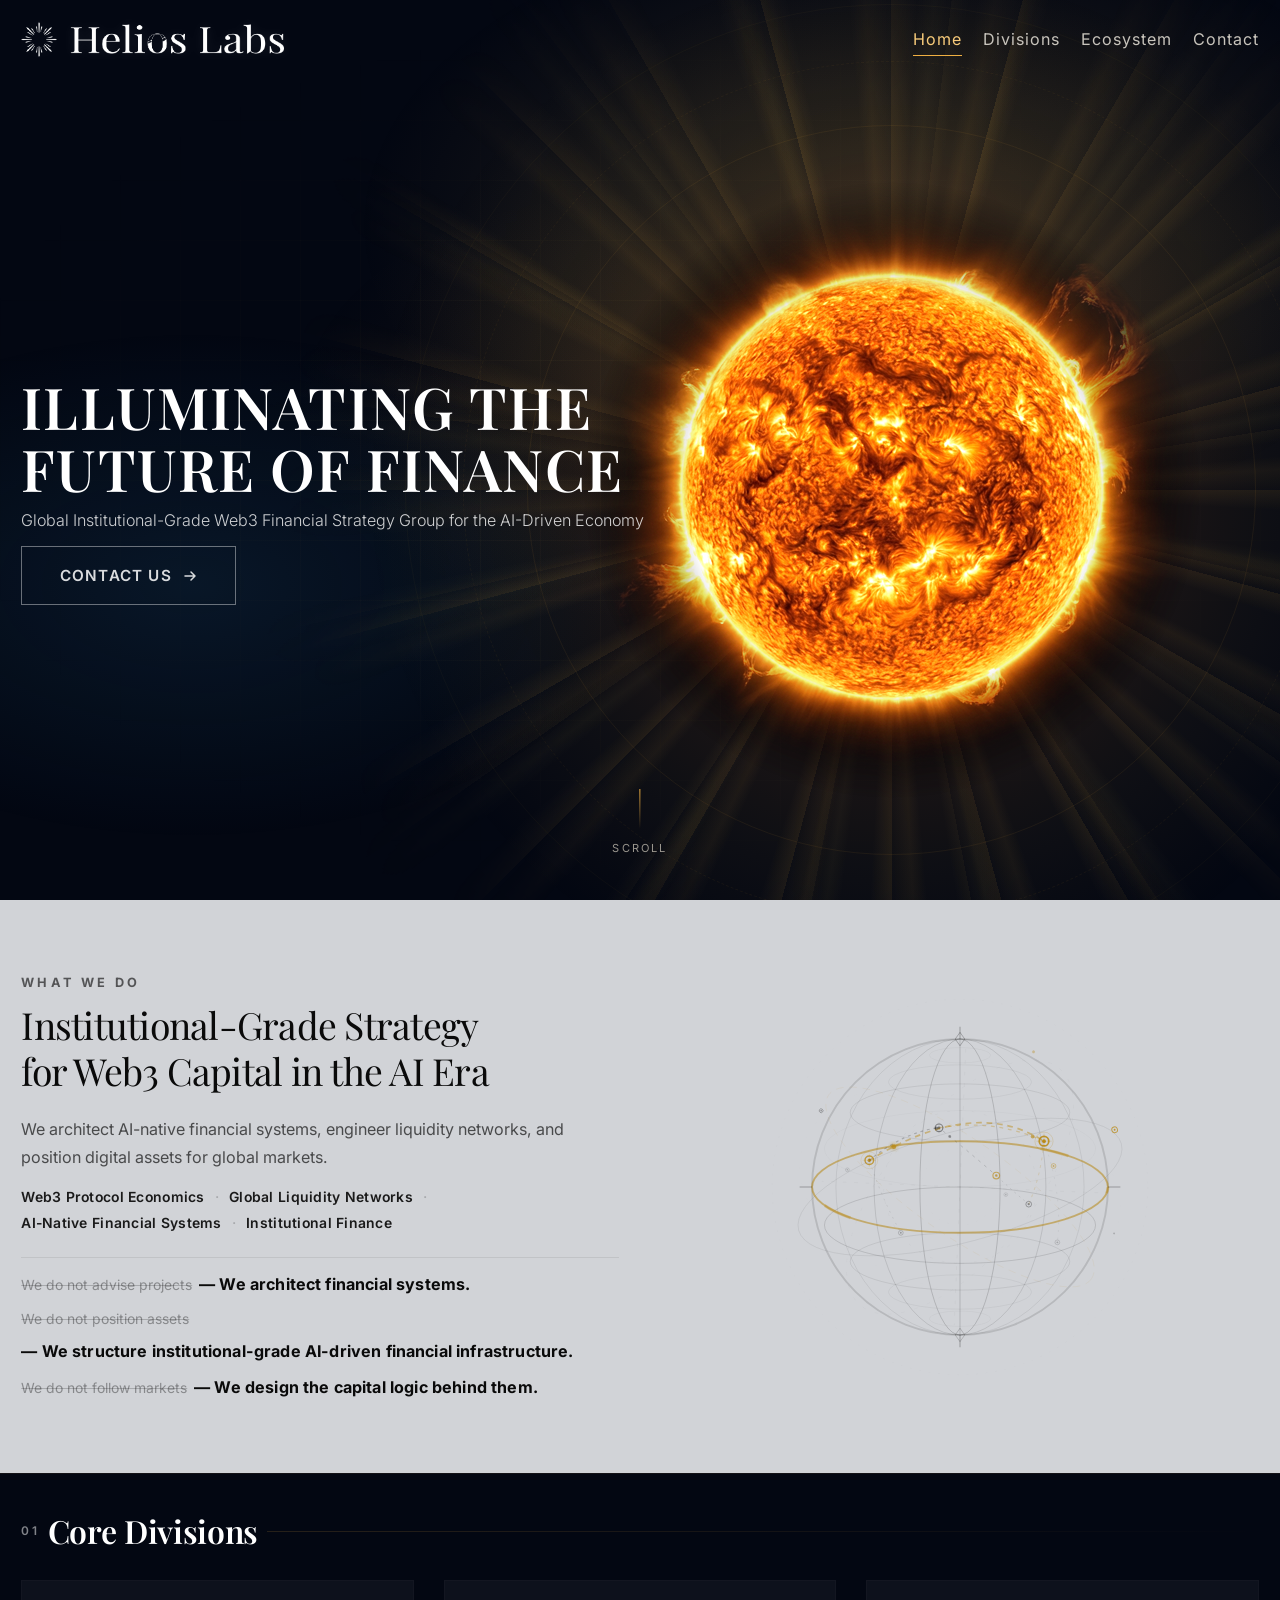
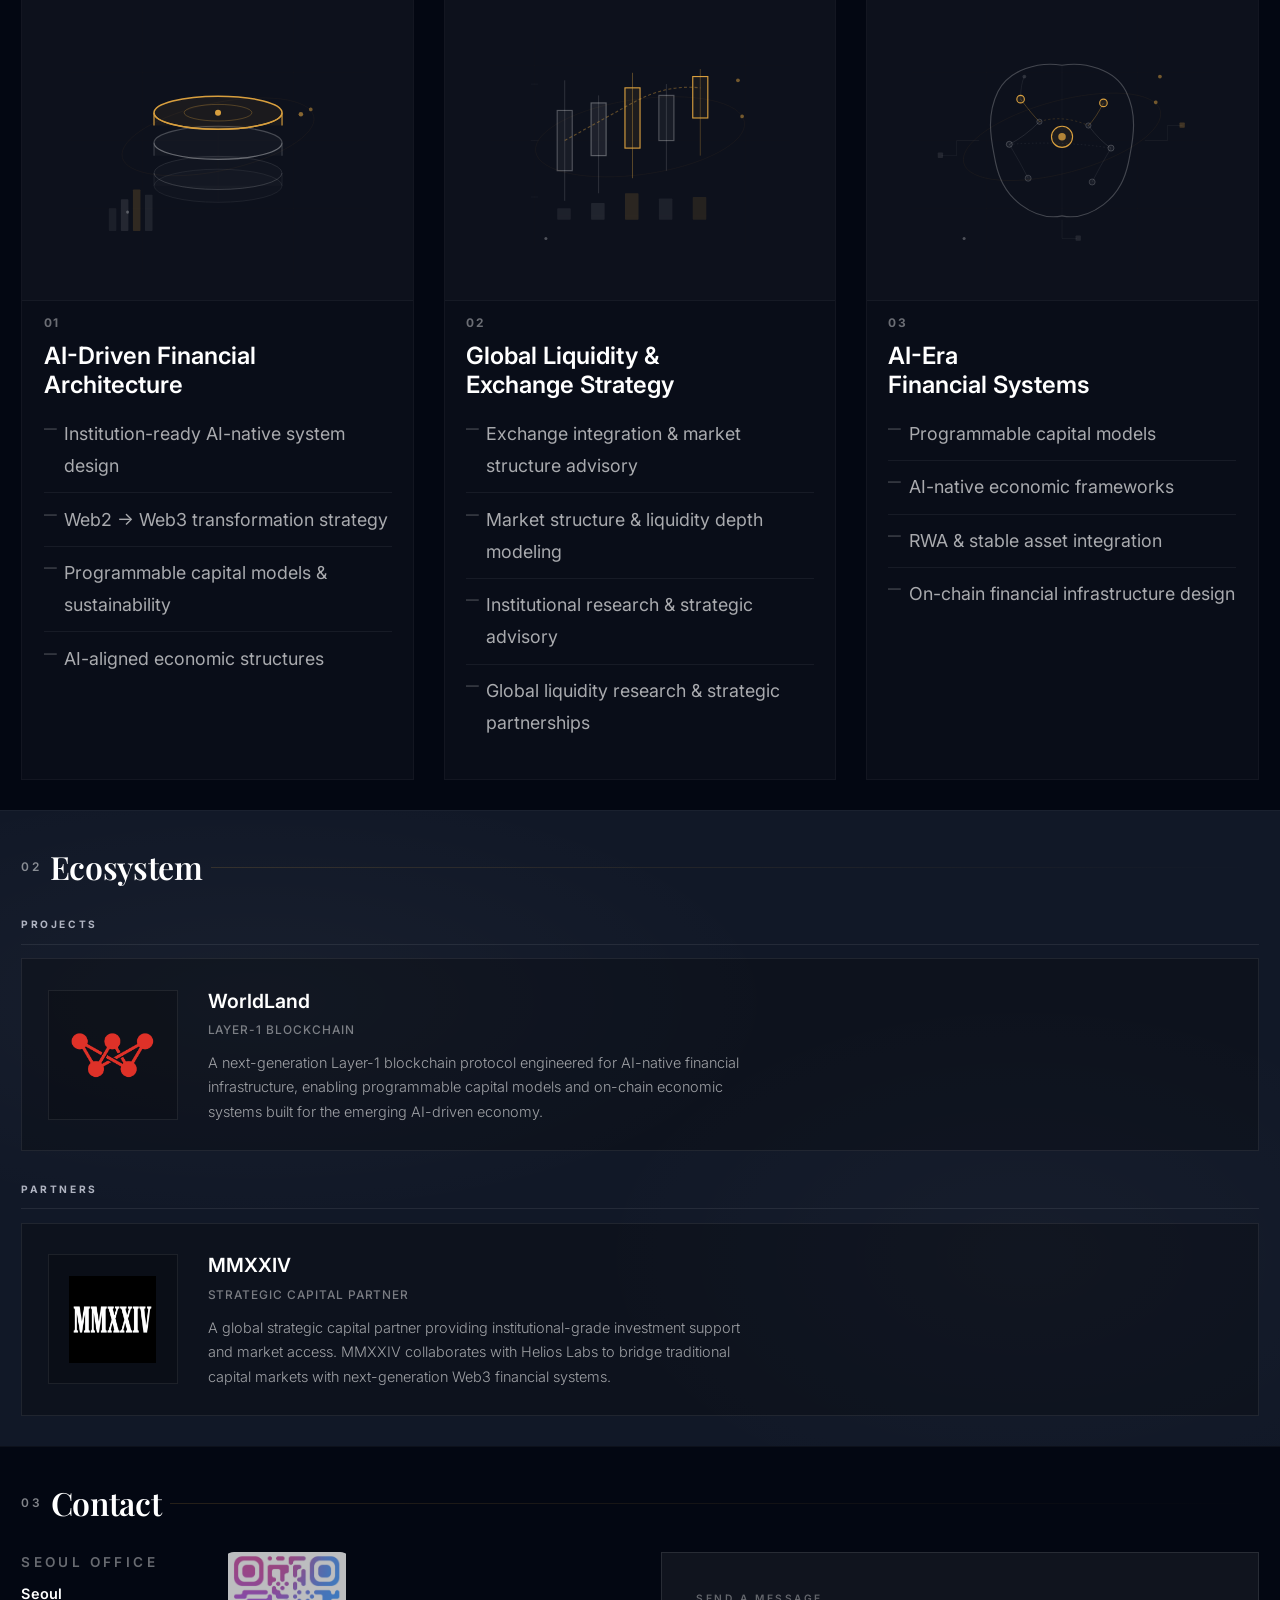
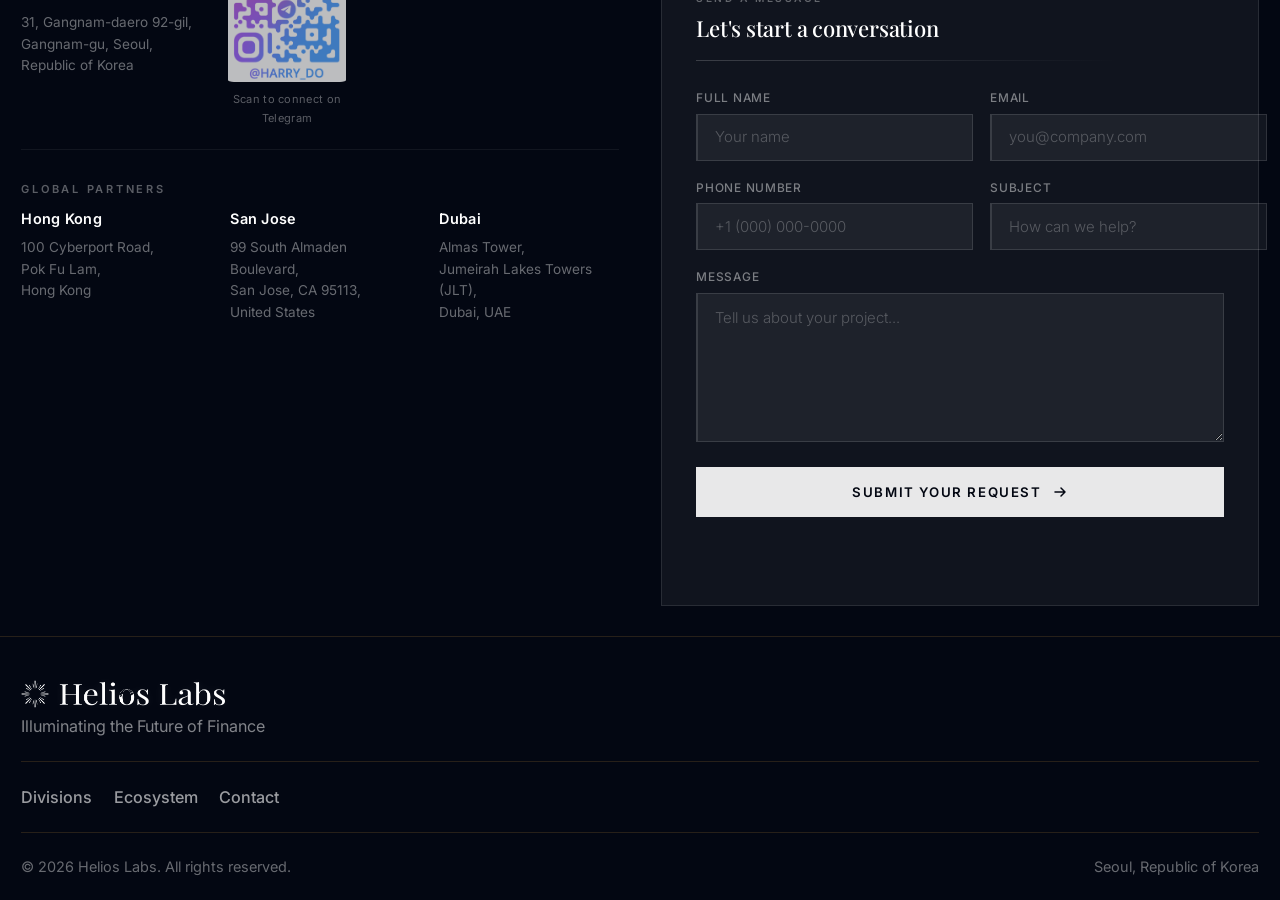
<file: index.html>
<!DOCTYPE html>
<html lang="en">
<head>
  <meta charset="UTF-8" />
  <meta name="viewport" content="width=device-width, initial-scale=1.0" />
  <link rel="icon" type="image/png" href="assets/symbol-black.png" />
  <link rel="apple-touch-icon" href="assets/symbol-black.png" />
  <title>Helios Labs — Illuminating the Future of Finance</title>
  <meta name="description" content="Helios Labs is a global institutional-grade Web3 financial strategy group for the AI-driven economy. We architect AI-native financial systems, engineer liquidity networks, and position digital assets for global markets." />
  <link rel="preconnect" href="https://fonts.googleapis.com" />
  <link rel="preconnect" href="https://fonts.gstatic.com" crossorigin />
  <link href="https://fonts.googleapis.com/css2?family=Playfair+Display:ital,wght@0,400;0,500;0,600;0,700;0,800;1,400;1,500;1,600;1,700&family=Inter:opsz,wght@14..32,300;14..32,400;14..32,500;14..32,600&display=swap" rel="stylesheet" />
  <link rel="stylesheet" href="style.css" />
</head>
<body>
  <!-- Navigation -->
  <nav id="navbar">
    <div class="nav-inner">
      <a href="#" class="logo">
        <img src="assets/signature-combo-all-white.png" alt="Helios Labs" class="logo-wordmark" />
      </a>
      <ul class="nav-links" id="navLinks">
        <li><a href="#hero" class="nav-link active">Home</a></li>
        <li><a href="#divisions" class="nav-link">Divisions</a></li>
        <li><a href="#ecosystem" class="nav-link">Ecosystem</a></li>
        <li><a href="#contact" class="nav-link">Contact</a></li>
      </ul>
      <button class="nav-toggle" id="navToggle" aria-label="Toggle menu">
        <span></span><span></span><span></span>
      </button>
    </div>
  </nav>

  <!-- ═══════════════════════════════════════════
       BOX 1 — HERO
       ═══════════════════════════════════════════ -->
  <section id="hero">
    <!-- Particle Canvas (contained within hero) -->
    <canvas id="particles"></canvas>
    <div class="hero-bg-grid"></div>
    <div class="hero-content">
      <div class="hero-text hero-blur-reveal">
        <h1 class="hero-title" data-reveal>
          ILLUMINATING THE<br />
          <span class="hero-title-accent">FUTURE OF FINANCE</span>
        </h1>
        <p class="hero-subtitle" data-reveal>
          Global Institutional-Grade Web3 Financial Strategy Group for the AI-Driven Economy
        </p>
        <a href="#contact" class="btn-primary" data-reveal>
          <span>Contact Us</span>
          <svg width="16" height="16" viewBox="0 0 16 16" fill="none"><path d="M3 8h10M9 4l4 4-4 4" stroke="currentColor" stroke-width="1.5" stroke-linecap="round" stroke-linejoin="round"/></svg>
        </a>
      </div>
      <div class="hero-visual" data-reveal>
        <div class="sun-glow"></div>
        <div class="sun-ring sun-ring-1"></div>
        <div class="sun-ring sun-ring-2"></div>
        <div class="sun-ring sun-ring-3"></div>
        <img src="assets/hero-sun.png" alt="Helios Sun" class="sun-image" />
      </div>
    </div>
    <div class="hero-scroll-indicator">
      <div class="scroll-line"></div>
      <span>Scroll</span>
    </div>
  </section>



  <!-- ═══════════════════════════════════════════
       NARRATIVE & MANIFESTO
       ═══════════════════════════════════════════ -->
  <section id="narrative">
    <div class="section-container">
      
      <div class="narrative-rows">
        
        <!-- Single compact row: Text Left, Globe Right -->
        <div class="narrative-row">
          <div class="narrative-content" data-reveal style="padding-left: 0;">
            <p class="narrative-overline">What We Do</p>
            <h2 class="narrative-lead-v2">
              Institutional-Grade Strategy<br>for Web3 Capital in the AI Era
            </h2>

            <div class="narrative-body-block">
              <p class="narrative-body-v2">
                We architect AI-native financial systems, engineer liquidity networks, and position digital assets for global markets.
              </p>

              <div class="narrative-pillars">
                <span class="pillar-item">Web3 Protocol Economics</span>
                <span class="pillar-divider">·</span>
                <span class="pillar-item">Global Liquidity Networks</span>
                <span class="pillar-divider">·</span>
                <span class="pillar-item">AI-Native Financial Systems</span>
                <span class="pillar-divider">·</span>
                <span class="pillar-item">Institutional Finance</span>
              </div>
            </div>

            <div class="manifesto-mini">
              <div class="manifesto-mini-row">
                <span class="cross">We do not advise projects</span>
                <span class="check">— We architect financial systems.</span>
              </div>
              <div class="manifesto-mini-row">
                <span class="cross">We do not position assets</span>
                <span class="check">— We structure institutional-grade AI-driven financial infrastructure.</span>
              </div>
              <div class="manifesto-mini-row">
                <span class="cross">We do not follow markets</span>
                <span class="check">— We design the capital logic behind them.</span>
              </div>
            </div>
          </div>

          <div class="narrative-visual" data-reveal>
            <svg viewBox="0 0 440 440" fill="none" xmlns="http://www.w3.org/2000/svg" class="wireframe-art" style="max-width: 420px;">
              <defs>
                <filter id="glow" x="-50%" y="-50%" width="200%" height="200%">
                  <feGaussianBlur stdDeviation="2" result="blur"/>
                  <feMerge><feMergeNode in="blur"/><feMergeNode in="SourceGraphic"/></feMerge>
                </filter>
              </defs>

              <!-- Outer rings with breathing -->
              <circle cx="220" cy="220" r="195" stroke="rgba(0,0,0,0.04)" stroke-width="0.5" fill="none" stroke-dasharray="2 8">
                <animate attributeName="r" values="195;197;195" dur="6s" repeatCount="indefinite"/>
              </circle>
              <circle cx="220" cy="220" r="205" stroke="rgba(0,0,0,0.025)" stroke-width="0.4" fill="none" stroke-dasharray="1 12">
                <animate attributeName="r" values="205;208;205" dur="8s" repeatCount="indefinite"/>
              </circle>

              <g transform="translate(220, 220)">
                <!-- Globe shell -->
                <circle cx="0" cy="0" r="155" stroke="rgba(0,0,0,0.35)" stroke-width="2" fill="none">
                  <animate attributeName="stroke-opacity" values="0.35;0.42;0.35" dur="5s" repeatCount="indefinite"/>
                </circle>

                <!-- Rotating inner coordinate grid -->
                <g>
                  <animateTransform attributeName="transform" type="rotate" from="0" to="360" dur="60s" repeatCount="indefinite"/>
                  <line x1="-145" y1="0" x2="145" y2="0" stroke="rgba(0,0,0,0.06)" stroke-width="0.5" stroke-dasharray="4 8"/>
                  <line x1="0" y1="-145" x2="0" y2="145" stroke="rgba(0,0,0,0.06)" stroke-width="0.5" stroke-dasharray="4 8"/>
                  <circle cx="0" cy="0" r="80" stroke="rgba(0,0,0,0.05)" stroke-width="0.5" fill="none" stroke-dasharray="3 10"/>
                  <circle cx="0" cy="0" r="40" stroke="rgba(0,0,0,0.04)" stroke-width="0.4" fill="none" stroke-dasharray="2 8"/>
                </g>

                <!-- Latitude lines -->
                <ellipse cx="0" cy="0" rx="155" ry="48" stroke="rgba(0,0,0,0.18)" stroke-width="1" fill="none">
                  <animate attributeName="stroke-opacity" values="0.18;0.24;0.18" dur="4s" repeatCount="indefinite"/>
                </ellipse>
                <ellipse cx="0" cy="-40" rx="142" ry="40" stroke="rgba(0,0,0,0.14)" stroke-width="0.9" fill="none">
                  <animate attributeName="stroke-opacity" values="0.14;0.18;0.14" dur="4.5s" repeatCount="indefinite" begin="0.5s"/>
                </ellipse>
                <ellipse cx="0" cy="40" rx="142" ry="40" stroke="rgba(0,0,0,0.14)" stroke-width="0.9" fill="none"/>
                <ellipse cx="0" cy="-78" rx="115" ry="30" stroke="rgba(0,0,0,0.1)" stroke-width="0.8" fill="none"/>
                <ellipse cx="0" cy="78" rx="115" ry="30" stroke="rgba(0,0,0,0.1)" stroke-width="0.8" fill="none"/>
                <ellipse cx="0" cy="-110" rx="75" ry="18" stroke="rgba(0,0,0,0.08)" stroke-width="0.6" fill="none"/>
                <ellipse cx="0" cy="110" rx="75" ry="18" stroke="rgba(0,0,0,0.08)" stroke-width="0.6" fill="none"/>
                <ellipse cx="0" cy="-138" rx="32" ry="8" stroke="rgba(0,0,0,0.06)" stroke-width="0.5" fill="none"/>
                <ellipse cx="0" cy="138" rx="32" ry="8" stroke="rgba(0,0,0,0.06)" stroke-width="0.5" fill="none"/>

                <!-- Longitude lines -->
                <ellipse cx="0" cy="0" rx="42" ry="155" stroke="rgba(0,0,0,0.18)" stroke-width="0.9" fill="none"/>
                <ellipse cx="0" cy="0" rx="90" ry="155" stroke="rgba(0,0,0,0.14)" stroke-width="0.8" fill="none"/>
                <ellipse cx="0" cy="0" rx="130" ry="155" stroke="rgba(0,0,0,0.1)" stroke-width="0.7" fill="none"/>
                <line x1="0" y1="-155" x2="0" y2="155" stroke="rgba(0,0,0,0.18)" stroke-width="0.9"/>

                <!-- Gold equator with sweep highlight -->
                <ellipse cx="0" cy="0" rx="155" ry="48" stroke="#b8860b" stroke-width="2" fill="none" opacity="0.5"/>
                <ellipse cx="0" cy="0" rx="155" ry="48" stroke="#b8860b" stroke-width="3" fill="none" opacity="0.3" stroke-dasharray="30 280">
                  <animate attributeName="stroke-dashoffset" from="0" to="-310" dur="8s" repeatCount="indefinite"/>
                </ellipse>

                <!-- Axis crosshair -->
                <line x1="-168" y1="0" x2="-155" y2="0" stroke="rgba(0,0,0,0.25)" stroke-width="1.2"/>
                <line x1="155" y1="0" x2="168" y2="0" stroke="rgba(0,0,0,0.25)" stroke-width="1.2"/>
                <line x1="0" y1="-168" x2="0" y2="-155" stroke="rgba(0,0,0,0.25)" stroke-width="1.2"/>
                <line x1="0" y1="155" x2="0" y2="168" stroke="rgba(0,0,0,0.25)" stroke-width="1.2"/>

                <!-- Pole diamonds -->
                <polygon points="0,-162 5,-155 0,-148 -5,-155" fill="none" stroke="rgba(0,0,0,0.25)" stroke-width="1"/>
                <polygon points="0,162 5,155 0,148 -5,155" fill="none" stroke="rgba(0,0,0,0.2)" stroke-width="0.9"/>

                <!-- Node: Seoul (primary) -->
                <circle cx="88" cy="-48" r="5" fill="none" stroke="#b8860b" stroke-width="1.8" opacity="0.85" class="svg-pulse"/>
                <circle cx="88" cy="-48" r="2" fill="#b8860b" opacity="0.9"/>
                <line x1="88" y1="-56" x2="88" y2="-40" stroke="#b8860b" stroke-width="0.5" opacity="0.4"/>
                <line x1="80" y1="-48" x2="96" y2="-48" stroke="#b8860b" stroke-width="0.5" opacity="0.4"/>
                <!-- Expanding signal rings -->
                <circle cx="88" cy="-48" r="5" fill="none" stroke="#b8860b" stroke-width="1" opacity="0">
                  <animate attributeName="r" values="5;22;22" dur="3s" repeatCount="indefinite"/>
                  <animate attributeName="opacity" values="0.3;0.05;0" dur="3s" repeatCount="indefinite"/>
                  <animate attributeName="stroke-width" values="1;0.3;0" dur="3s" repeatCount="indefinite"/>
                </circle>
                <circle cx="88" cy="-48" r="5" fill="none" stroke="#b8860b" stroke-width="1" opacity="0">
                  <animate attributeName="r" values="5;22;22" dur="3s" repeatCount="indefinite" begin="1.5s"/>
                  <animate attributeName="opacity" values="0.3;0.05;0" dur="3s" repeatCount="indefinite" begin="1.5s"/>
                  <animate attributeName="stroke-width" values="1;0.3;0" dur="3s" repeatCount="indefinite" begin="1.5s"/>
                </circle>

                <!-- Node: New York (primary) -->
                <circle cx="-95" cy="-28" r="4.5" fill="none" stroke="#b8860b" stroke-width="1.5" opacity="0.75" class="svg-pulse" style="animation-delay:0.5s"/>
                <circle cx="-95" cy="-28" r="1.8" fill="#b8860b" opacity="0.8"/>
                <line x1="-95" y1="-35" x2="-95" y2="-21" stroke="#b8860b" stroke-width="0.4" opacity="0.35"/>
                <line x1="-102" y1="-28" x2="-88" y2="-28" stroke="#b8860b" stroke-width="0.4" opacity="0.35"/>
                <circle cx="-95" cy="-28" r="4" fill="none" stroke="#b8860b" stroke-width="0.8" opacity="0">
                  <animate attributeName="r" values="4;18;18" dur="3.5s" repeatCount="indefinite" begin="0.8s"/>
                  <animate attributeName="opacity" values="0.25;0.04;0" dur="3.5s" repeatCount="indefinite" begin="0.8s"/>
                </circle>

                <!-- Node: London -->
                <circle cx="-22" cy="-62" r="4" fill="none" stroke="rgba(0,0,0,0.4)" stroke-width="1.3" class="svg-pulse" style="animation-delay:0.3s"/>
                <circle cx="-22" cy="-62" r="1.5" fill="rgba(0,0,0,0.45)"/>
                <line x1="-22" y1="-68" x2="-22" y2="-56" stroke="rgba(0,0,0,0.15)" stroke-width="0.4"/>
                <line x1="-28" y1="-62" x2="-16" y2="-62" stroke="rgba(0,0,0,0.15)" stroke-width="0.4"/>

                <!-- Node: Dubai -->
                <circle cx="38" cy="-12" r="3.5" fill="none" stroke="#b8860b" stroke-width="1.2" opacity="0.6" class="svg-pulse" style="animation-delay:0.9s"/>
                <circle cx="38" cy="-12" r="1.3" fill="#b8860b" opacity="0.65"/>

                <!-- Node: Singapore -->
                <circle cx="72" cy="18" r="3" fill="none" stroke="rgba(0,0,0,0.3)" stroke-width="1"/>
                <circle cx="72" cy="18" r="1.2" fill="rgba(0,0,0,0.35)"/>

                <!-- Node: Hong Kong -->
                <circle cx="98" cy="-22" r="2.5" fill="none" stroke="#b8860b" stroke-width="0.8" opacity="0.5"/>
                <circle cx="98" cy="-22" r="1" fill="#b8860b" opacity="0.55"/>

                <!-- Node: São Paulo -->
                <circle cx="-62" cy="48" r="2.5" fill="none" stroke="rgba(0,0,0,0.22)" stroke-width="0.8"/>
                <circle cx="-62" cy="48" r="1" fill="rgba(0,0,0,0.28)"/>

                <!-- Node: Sydney -->
                <circle cx="102" cy="58" r="2.5" fill="none" stroke="rgba(0,0,0,0.18)" stroke-width="0.7" class="svg-pulse" style="animation-delay:1.3s"/>
                <circle cx="102" cy="58" r="1" fill="rgba(0,0,0,0.22)"/>

                <!-- Node: San Francisco -->
                <circle cx="-118" cy="-18" r="2" fill="none" stroke="rgba(0,0,0,0.15)" stroke-width="0.7"/>
                <circle cx="-118" cy="-18" r="0.8" fill="rgba(0,0,0,0.2)"/>

                <!-- Node: Mumbai -->
                <circle cx="48" cy="8" r="2" fill="none" stroke="rgba(0,0,0,0.15)" stroke-width="0.6"/>
                <circle cx="48" cy="8" r="0.8" fill="rgba(0,0,0,0.2)"/>

                <!-- Data flow arcs + traveling particles -->
                <path id="arc1" d="M88,-48 Q 15,-95 -95,-28" stroke="#b8860b" stroke-width="1.8" fill="none" opacity="0.45" stroke-dasharray="6 5">
                  <animate attributeName="stroke-dashoffset" from="0" to="-22" dur="3s" repeatCount="indefinite"/>
                </path>
                <circle r="2.5" fill="#b8860b" opacity="0.8" filter="url(#glow)">
                  <animateMotion dur="4s" repeatCount="indefinite"><mpath href="#arc1"/></animateMotion>
                </circle>
                <path id="arc2" d="M88,-48 Q 35,-72 -22,-62" stroke="#b8860b" stroke-width="1.3" fill="none" opacity="0.3" stroke-dasharray="4 5">
                  <animate attributeName="stroke-dashoffset" from="0" to="-18" dur="2.8s" repeatCount="indefinite"/>
                </path>
                <circle r="2" fill="#b8860b" opacity="0.6">
                  <animateMotion dur="3.5s" repeatCount="indefinite" begin="1s"><mpath href="#arc2"/></animateMotion>
                </circle>
                <path id="arc3" d="M-95,-28 Q -58,-58 -22,-62" stroke="rgba(0,0,0,0.2)" stroke-width="1.2" fill="none" stroke-dasharray="3 4">
                  <animate attributeName="stroke-dashoffset" from="0" to="-14" dur="3.5s" repeatCount="indefinite"/>
                </path>
                <circle r="1.8" fill="rgba(0,0,0,0.35)">
                  <animateMotion dur="3s" repeatCount="indefinite" begin="0.5s"><mpath href="#arc3"/></animateMotion>
                </circle>
                <path id="arc4" d="M-22,-62 Q 8,-38 38,-12" stroke="rgba(0,0,0,0.16)" stroke-width="1" fill="none" stroke-dasharray="3 5">
                  <animate attributeName="stroke-dashoffset" from="0" to="-16" dur="4s" repeatCount="indefinite"/>
                </path>
                <circle r="1.5" fill="rgba(0,0,0,0.3)">
                  <animateMotion dur="3.2s" repeatCount="indefinite" begin="2s"><mpath href="#arc4"/></animateMotion>
                </circle>
                <path d="M38,-12 Q 56,5 72,18" stroke="rgba(0,0,0,0.12)" stroke-width="0.8" fill="none" stroke-dasharray="2 4">
                  <animate attributeName="stroke-dashoffset" from="0" to="-12" dur="3s" repeatCount="indefinite"/>
                </path>
                <path d="M72,18 Q 85,-12 88,-48" stroke="#b8860b" stroke-width="0.8" fill="none" opacity="0.25" stroke-dasharray="3 5">
                  <animate attributeName="stroke-dashoffset" from="0" to="-16" dur="2.8s" repeatCount="indefinite"/>
                </path>
                <path d="M-95,-28 Q -82,12 -62,48" stroke="rgba(0,0,0,0.1)" stroke-width="0.8" fill="none" stroke-dasharray="2 5">
                  <animate attributeName="stroke-dashoffset" from="0" to="-14" dur="5s" repeatCount="indefinite"/>
                </path>
                <path d="M88,-48 Q 108,8 102,58" stroke="rgba(0,0,0,0.08)" stroke-width="0.7" fill="none" stroke-dasharray="2 6">
                  <animate attributeName="stroke-dashoffset" from="0" to="-16" dur="4.5s" repeatCount="indefinite"/>
                </path>

                <!-- Orbital ring 1 -->
                <g class="svg-spin" style="animation-duration: 22s;">
                  <ellipse cx="0" cy="0" rx="175" ry="58" stroke="rgba(0,0,0,0.08)" stroke-width="0.8" fill="none" transform="rotate(-15)"/>
                  <circle cx="172" cy="-16" r="3" fill="none" stroke="#b8860b" stroke-width="1" opacity="0.7" transform="rotate(-15)"/>
                  <circle cx="172" cy="-16" r="1" fill="#b8860b" opacity="0.8" transform="rotate(-15)"/>
                  <circle cx="172" cy="-16" r="3" fill="none" stroke="#b8860b" opacity="0" transform="rotate(-15)">
                    <animate attributeName="r" values="3;10;10" dur="2s" repeatCount="indefinite"/>
                    <animate attributeName="opacity" values="0.15;0;0" dur="2s" repeatCount="indefinite"/>
                  </circle>
                </g>

                <!-- Orbital ring 2 (counter) -->
                <g class="svg-spin" style="animation-duration: 30s; animation-direction: reverse;">
                  <ellipse cx="0" cy="0" rx="168" ry="50" stroke="rgba(184,134,11,0.1)" stroke-width="0.6" fill="none" transform="rotate(35)" stroke-dasharray="8 6"/>
                  <circle cx="-165" cy="18" r="2" fill="none" stroke="rgba(0,0,0,0.3)" stroke-width="0.8" transform="rotate(35)"/>
                  <circle cx="-165" cy="18" r="0.8" fill="rgba(0,0,0,0.35)" transform="rotate(35)"/>
                </g>

                <!-- Orbital ring 3 -->
                <g class="svg-spin" style="animation-duration: 18s;">
                  <ellipse cx="0" cy="0" rx="162" ry="75" stroke="rgba(0,0,0,0.04)" stroke-width="0.5" fill="none" transform="rotate(-50)" stroke-dasharray="4 10"/>
                  <circle cx="158" cy="-32" r="1.5" fill="#b8860b" opacity="0.35" transform="rotate(-50)"/>
                </g>

                <!-- Orbital ring 4 (slow, wide) -->
                <g class="svg-spin" style="animation-duration: 40s;">
                  <ellipse cx="0" cy="0" rx="170" ry="108" stroke="rgba(0,0,0,0.025)" stroke-width="0.4" fill="none" transform="rotate(12)" stroke-dasharray="3 14"/>
                  <circle cx="168" cy="14" r="1" fill="rgba(0,0,0,0.2)" transform="rotate(12)"/>
                </g>
              </g>
            </svg>
          </div>
        </div>

      </div>

    </div>
  </section>

  <!-- ═══════════════════════════════════════════
       BOX 2 — CORE DIVISIONS
       ═══════════════════════════════════════════ -->
  <section id="divisions">
    <div class="section-container">
      <div class="section-header" data-reveal>
        <span class="section-label">01</span>
        <h2 class="section-title">Core Divisions</h2>
        <div class="section-line"></div>
      </div>

      <div class="divisions-grid">
        <!-- Division 1 -->
        <div class="division-card" data-reveal>
          <div class="division-art-container">
            <svg class="division-svg" viewBox="0 0 400 360" fill="none" xmlns="http://www.w3.org/2000/svg">
              <!-- Subtle grid -->
              <g stroke="rgba(239,175,66,0.04)" stroke-width="0.5">
                <line x1="0" y1="180" x2="400" y2="180"/><line x1="200" y1="0" x2="200" y2="360"/>
                <line x1="100" y1="0" x2="100" y2="360"/><line x1="300" y1="0" x2="300" y2="360"/>
                <line x1="0" y1="90" x2="400" y2="90"/><line x1="0" y1="270" x2="400" y2="270"/>
              </g>

              <!-- Coin Stack -->
              <g transform="translate(200, 175)">
                <!-- Bottom coin -->
                <ellipse cx="0" cy="65" rx="85" ry="22" stroke="rgba(255,255,255,0.1)" stroke-width="1" fill="rgba(255,255,255,0.015)"/>
                <path d="M-85,65 L-85,48 A85 22 0 0 0 85 48 L85,65" stroke="rgba(255,255,255,0.1)" stroke-width="1" fill="rgba(255,255,255,0.015)"/>
                <ellipse cx="0" cy="48" rx="85" ry="22" stroke="rgba(255,255,255,0.15)" stroke-width="1" fill="rgba(255,255,255,0.02)"/>

                <!-- Middle coin -->
                <path d="M-85,25 L-85,8 A85 22 0 0 0 85 8 L85,25" stroke="rgba(255,255,255,0.2)" stroke-width="1.5" fill="rgba(255,255,255,0.025)"/>
                <ellipse cx="0" cy="8" rx="85" ry="22" stroke="rgba(255,255,255,0.25)" stroke-width="1.5" fill="rgba(255,255,255,0.03)"/>

                <!-- Top coin (highlighted) -->
                <path d="M-85,-15 L-85,-32 A85 22 0 0 0 85 -32 L85,-15" stroke="var(--gold)" stroke-width="1.5" fill="rgba(239,175,66,0.05)"/>
                <ellipse cx="0" cy="-32" rx="85" ry="22" stroke="var(--gold)" stroke-width="2" fill="rgba(239,175,66,0.07)"/>
                <!-- Inner ring on top coin -->
                <ellipse cx="0" cy="-32" rx="45" ry="11" stroke="rgba(239,175,66,0.4)" stroke-width="1" fill="none"/>
                <circle cx="0" cy="-32" r="4" fill="var(--gold)" class="svg-pulse"/>
              </g>

              <!-- Small chart bars -->
              <g transform="translate(55, 240)" opacity="0.35">
                <rect x="0" y="30" width="10" height="30" fill="rgba(255,255,255,0.2)" rx="1"/>
                <rect x="16" y="18" width="10" height="42" fill="rgba(255,255,255,0.3)" rx="1"/>
                <rect x="32" y="5" width="10" height="55" fill="var(--gold)" rx="1" opacity="0.5"/>
                <rect x="48" y="12" width="10" height="48" fill="rgba(255,255,255,0.25)" rx="1"/>
              </g>

              <!-- Accent dots -->
              <circle cx="310" cy="145" r="3" fill="var(--gold)" opacity="0.6" class="svg-pulse"/>
              <circle cx="80" cy="275" r="2" fill="rgba(255,255,255,0.3)" class="svg-pulse" style="animation-delay:0.7s"/>

              <!-- Orbiting ring -->
              <g class="svg-spin" style="animation-duration: 20s;" transform="translate(200, 175)">
                <ellipse cx="0" cy="0" rx="130" ry="45" stroke="rgba(239,175,66,0.08)" stroke-width="0.8" fill="none" transform="rotate(-12)"/>
                <circle cx="128" cy="-10" r="2.5" fill="var(--gold)" opacity="0.5" transform="rotate(-12)"/>
              </g>
            </svg>
          </div>
          <div class="division-content">
            <div class="division-index">01</div>
            <h3>AI-Driven Financial<br />Architecture</h3>
            <ul class="division-list">
              <li>Institution-ready AI-native system design</li>
              <li>Web2 → Web3 transformation strategy</li>
              <li>Programmable capital models & sustainability</li>
              <li>AI-aligned economic structures</li>
            </ul>
          </div>
        </div>

        <!-- Division 2 -->
        <div class="division-card" data-reveal>
          <div class="division-art-container">
            <svg class="division-svg" viewBox="0 0 400 360" fill="none" xmlns="http://www.w3.org/2000/svg">
              <!-- Subtle grid -->
              <g stroke="rgba(239,175,66,0.04)" stroke-width="0.5">
                <line x1="0" y1="280" x2="400" y2="280"/>
                <line x1="60" y1="40" x2="60" y2="320"/>
                <line x1="0" y1="180" x2="400" y2="180"/>
                <line x1="0" y1="80" x2="400" y2="80"/>
                <line x1="200" y1="40" x2="200" y2="320"/>
                <line x1="340" y1="40" x2="340" y2="320"/>
              </g>

              <!-- Y-axis tick marks -->
              <g stroke="rgba(255,255,255,0.1)" stroke-width="0.5">
                <line x1="55" y1="105" x2="65" y2="105"/>
                <line x1="55" y1="180" x2="65" y2="180"/>
                <line x1="55" y1="255" x2="65" y2="255"/>
              </g>

              <!-- Candlestick Chart -->
              <g transform="translate(80, 80)">
                <!-- Candle 1 - bearish (down) -->
                <line x1="20" y1="20" x2="20" y2="180" stroke="rgba(255,255,255,0.2)" stroke-width="1"/>
                <rect x="10" y="60" width="20" height="80" stroke="rgba(255,255,255,0.3)" stroke-width="1.5" fill="rgba(255,255,255,0.05)"/>

                <!-- Candle 2 - bullish (up) -->
                <line x1="65" y1="40" x2="65" y2="170" stroke="rgba(255,255,255,0.2)" stroke-width="1"/>
                <rect x="55" y="50" width="20" height="70" stroke="rgba(255,255,255,0.35)" stroke-width="1.5" fill="rgba(255,255,255,0.08)"/>

                <!-- Candle 3 - strong bullish (gold) -->
                <line x1="110" y1="10" x2="110" y2="150" stroke="var(--gold)" stroke-width="1" opacity="0.5"/>
                <rect x="100" y="30" width="20" height="80" stroke="var(--gold)" stroke-width="1.5" fill="rgba(239,175,66,0.08)"/>

                <!-- Candle 4 - bullish -->
                <line x1="155" y1="25" x2="155" y2="140" stroke="rgba(255,255,255,0.2)" stroke-width="1"/>
                <rect x="145" y="40" width="20" height="60" stroke="rgba(255,255,255,0.3)" stroke-width="1.5" fill="rgba(255,255,255,0.05)"/>

                <!-- Candle 5 - top -->
                <line x1="200" y1="5" x2="200" y2="120" stroke="var(--gold)" stroke-width="1" opacity="0.4"/>
                <rect x="190" y="15" width="20" height="55" stroke="var(--gold)" stroke-width="1.5" fill="rgba(239,175,66,0.06)"/>

                <!-- Trend line overlay -->
                <path d="M20,100 Q65,75 110,50 T200,30" stroke="var(--gold)" stroke-width="1.5" fill="none" opacity="0.4" stroke-dasharray="4 3"/>
              </g>

              <!-- Volume bars at bottom -->
              <g transform="translate(80, 285)" opacity="0.3">
                <rect x="10" y="-15" width="18" height="15" fill="rgba(255,255,255,0.25)" rx="1"/>
                <rect x="55" y="-22" width="18" height="22" fill="rgba(255,255,255,0.3)" rx="1"/>
                <rect x="100" y="-35" width="18" height="35" fill="var(--gold)" rx="1" opacity="0.5"/>
                <rect x="145" y="-28" width="18" height="28" fill="rgba(255,255,255,0.25)" rx="1"/>
                <rect x="190" y="-30" width="18" height="30" fill="var(--gold)" rx="1" opacity="0.4"/>
              </g>

              <!-- Accent dots -->
              <circle cx="330" cy="100" r="2.5" fill="var(--gold)" opacity="0.5" class="svg-pulse" style="animation-delay:0.3s"/>
              <circle cx="75" cy="310" r="2" fill="rgba(255,255,255,0.3)" class="svg-pulse" style="animation-delay:0.7s"/>

              <!-- Orbiting ring -->
              <g class="svg-spin" style="animation-duration: 20s;" transform="translate(200, 175)">
                <ellipse cx="0" cy="0" rx="140" ry="50" stroke="rgba(239,175,66,0.08)" stroke-width="0.8" fill="none" transform="rotate(-8)"/>
                <circle cx="138" cy="-8" r="2.5" fill="var(--gold)" opacity="0.5" transform="rotate(-8)"/>
              </g>
            </svg>
          </div>
          <div class="division-content">
            <div class="division-index">02</div>
            <h3>Global Liquidity &<br />Exchange Strategy</h3>
            <ul class="division-list">
              <li>Exchange integration & market structure advisory</li>
              <li>Market structure & liquidity depth modeling</li>
              <li>Institutional research & strategic advisory</li>
              <li>Global liquidity research & strategic partnerships</li>
            </ul>
          </div>
        </div>

        <!-- Division 3 -->
        <div class="division-card" data-reveal>
          <div class="division-art-container">
            <svg class="division-svg" viewBox="0 0 400 360" fill="none" xmlns="http://www.w3.org/2000/svg">
              <!-- Subtle grid -->
              <g stroke="rgba(239,175,66,0.04)" stroke-width="0.5">
                <line x1="0" y1="180" x2="400" y2="180"/><line x1="200" y1="0" x2="200" y2="360"/>
                <line x1="100" y1="0" x2="100" y2="360"/><line x1="300" y1="0" x2="300" y2="360"/>
                <line x1="0" y1="90" x2="400" y2="90"/><line x1="0" y1="270" x2="400" y2="270"/>
              </g>

              <!-- Brain outline (left hemisphere) -->
              <g transform="translate(200, 175)">
                <path d="M0,-95 C-30,-100 -70,-90 -85,-60 C-100,-30 -95,0 -90,25 C-85,55 -75,75 -55,90 C-35,105 -15,108 0,105"
                      stroke="rgba(255,255,255,0.25)" stroke-width="1.5" fill="none"/>
                <!-- Brain outline (right hemisphere) -->
                <path d="M0,-95 C30,-100 70,-90 85,-60 C100,-30 95,0 90,25 C85,55 75,75 55,90 C35,105 15,108 0,105"
                      stroke="rgba(255,255,255,0.25)" stroke-width="1.5" fill="none"/>
                <!-- Center line -->
                <line x1="0" y1="-95" x2="0" y2="105" stroke="rgba(255,255,255,0.08)" stroke-width="0.5"/>

                <!-- Neural network nodes (left side) -->
                <circle cx="-55" cy="-50" r="5" fill="rgba(239,175,66,0.1)" stroke="var(--gold)" stroke-width="1.5" class="svg-pulse"/>
                <circle cx="-70" cy="10" r="4" fill="rgba(255,255,255,0.06)" stroke="rgba(255,255,255,0.3)" stroke-width="1"/>
                <circle cx="-45" cy="55" r="4" fill="rgba(255,255,255,0.06)" stroke="rgba(255,255,255,0.25)" stroke-width="1"/>
                <circle cx="-30" cy="-20" r="3.5" fill="rgba(255,255,255,0.06)" stroke="rgba(255,255,255,0.25)" stroke-width="1"/>
                <circle cx="-50" cy="-80" r="2.5" fill="rgba(255,255,255,0.15)" class="svg-pulse" style="animation-delay:1s"/>

                <!-- Neural network nodes (right side) -->
                <circle cx="55" cy="-45" r="5" fill="rgba(239,175,66,0.1)" stroke="var(--gold)" stroke-width="1.5" class="svg-pulse" style="animation-delay:0.5s"/>
                <circle cx="65" cy="15" r="4" fill="rgba(255,255,255,0.06)" stroke="rgba(255,255,255,0.3)" stroke-width="1"/>
                <circle cx="40" cy="60" r="4" fill="rgba(255,255,255,0.06)" stroke="rgba(255,255,255,0.25)" stroke-width="1"/>
                <circle cx="35" cy="-15" r="3.5" fill="rgba(255,255,255,0.06)" stroke="rgba(255,255,255,0.25)" stroke-width="1"/>

                <!-- Synaptic connections (left) -->
                <path d="M-55,-50 Q -40,-30 -30,-20" stroke="var(--gold)" stroke-width="1" opacity="0.4"/>
                <path d="M-30,-20 Q -50,0 -70,10" stroke="rgba(255,255,255,0.15)" stroke-width="1"/>
                <path d="M-70,10 Q -55,35 -45,55" stroke="rgba(255,255,255,0.1)" stroke-width="1"/>
                <path d="M-55,-50 Q -55,-70 -50,-80" stroke="rgba(255,255,255,0.1)" stroke-width="1"/>

                <!-- Synaptic connections (right) -->
                <path d="M55,-45 Q 45,-25 35,-15" stroke="var(--gold)" stroke-width="1" opacity="0.4"/>
                <path d="M35,-15 Q 50,5 65,15" stroke="rgba(255,255,255,0.15)" stroke-width="1"/>
                <path d="M65,15 Q 50,40 40,60" stroke="rgba(255,255,255,0.1)" stroke-width="1"/>

                <!-- Cross connections -->
                <path d="M-30,-20 Q 0,-30 35,-15" stroke="var(--gold)" stroke-width="1" opacity="0.25" stroke-dasharray="3 3"/>
                <path d="M-70,10 Q 0,5 65,15" stroke="rgba(255,255,255,0.1)" stroke-width="1" stroke-dasharray="2 3"/>

                <!-- Central AI core -->
                <circle cx="0" cy="0" r="14" fill="rgba(239,175,66,0.08)" stroke="var(--gold)" stroke-width="1.5" class="svg-pulse" style="animation-delay:0.2s"/>
                <circle cx="0" cy="0" r="5" fill="var(--gold)" opacity="0.8"/>
              </g>

              <!-- Circuit traces extending from brain -->
              <g stroke="rgba(255,255,255,0.08)" stroke-width="0.8">
                <path d="M90 180 L60 180 L60 200 L40 200" fill="none"/>
                <path d="M310 180 L340 180 L340 160 L360 160" fill="none"/>
                <path d="M200 285 L200 310 L220 310" fill="none"/>
              </g>
              <rect x="35" y="196" width="7" height="7" rx="1" fill="rgba(255,255,255,0.1)"/>
              <rect x="356" y="156" width="7" height="7" rx="1" fill="rgba(239,175,66,0.25)"/>
              <rect x="218" y="306" width="7" height="7" rx="1" fill="rgba(255,255,255,0.1)"/>

              <!-- Accent dots -->
              <circle cx="330" cy="95" r="2.5" fill="var(--gold)" opacity="0.5" class="svg-pulse" style="animation-delay:0.3s"/>
              <circle cx="70" cy="310" r="2" fill="rgba(255,255,255,0.3)" class="svg-pulse" style="animation-delay:0.7s"/>

              <!-- Orbiting ring -->
              <g class="svg-spin" style="animation-duration: 20s;" transform="translate(200, 175)">
                <ellipse cx="0" cy="0" rx="135" ry="48" stroke="rgba(239,175,66,0.08)" stroke-width="0.8" fill="none" transform="rotate(-15)"/>
                <circle cx="132" cy="-12" r="2.5" fill="var(--gold)" opacity="0.5" transform="rotate(-15)"/>
              </g>
            </svg>
          </div>
          <div class="division-content">
            <div class="division-index">03</div>
            <h3>AI-Era<br />Financial Systems</h3>
            <ul class="division-list">
              <li>Programmable capital models</li>
              <li>AI-native economic frameworks</li>
              <li>RWA & stable asset integration</li>
              <li>On-chain financial infrastructure design</li>
            </ul>
          </div>
        </div>
      </div>
    </div>
  </section>

  <!-- ═══════════════════════════════════════════
       BOX 4 — ECOSYSTEM (Ticker Dashboard)
       ═══════════════════════════════════════════ -->
  <section id="ecosystem">
    <div class="section-container">
      <div class="section-header" data-reveal>
        <span class="section-label">02</span>
        <h2 class="section-title">Ecosystem</h2>
        <div class="section-line"></div>
      </div>

      <!-- PROJECTS Carousel -->
      <div class="showcase-block" data-reveal>
        <div class="showcase-label">Projects</div>
        <div class="showcase-carousel" id="projectsCarousel">
          <div class="showcase-viewport">
            <div class="showcase-track">
              <!-- Slide 1: WorldLand -->
              <a href="https://www.crypto-reporter.com/press-releases/worldland-secures-100m-strategic-capital-commitment-from-bolts-capital-to-accelerate-decentralized-ai-infrastructure-122268/" target="_blank" rel="noopener noreferrer" class="showcase-slide active" style="text-decoration:none;color:inherit;cursor:pointer;">
                <div class="showcase-logo">
                  <img src="assets/worldland-logo.png" alt="WorldLand" />
                </div>
                <div class="showcase-detail">
                  <h3 class="showcase-name">WorldLand</h3>
                  <p class="showcase-type">Layer-1 Blockchain</p>
                  <p class="showcase-desc">A next-generation Layer-1 blockchain protocol engineered for AI-native financial infrastructure, enabling programmable capital models and on-chain economic systems built for the emerging AI-driven economy.</p>
                </div>
              </a>
              <!-- Slide 2: Project Alpha -->
              <div class="showcase-slide">
                <div class="showcase-logo showcase-logo-placeholder">
                  <span>TBA</span>
                </div>
                <div class="showcase-detail">
                  <h3 class="showcase-name">Project Alpha</h3>
                  <p class="showcase-type">Coming Soon</p>
                  <p class="showcase-desc">A strategic initiative currently in development. Further details will be announced as we approach the official launch. Stay connected for updates on this institutional-grade digital asset venture.</p>
                </div>
              </div>
            </div>
          </div>
          <button class="showcase-arrow showcase-arrow-prev" aria-label="Previous" onclick="slideCarousel('projectsCarousel', -1)">
            <svg width="16" height="16" viewBox="0 0 16 16" fill="none"><path d="M10 3L5 8l5 5" stroke="currentColor" stroke-width="1.5" stroke-linecap="round" stroke-linejoin="round"/></svg>
          </button>
          <button class="showcase-arrow showcase-arrow-next" aria-label="Next" onclick="slideCarousel('projectsCarousel', 1)">
            <svg width="16" height="16" viewBox="0 0 16 16" fill="none"><path d="M6 3l5 5-5 5" stroke="currentColor" stroke-width="1.5" stroke-linecap="round" stroke-linejoin="round"/></svg>
          </button>
        </div>
      </div>

      <!-- PARTNERS Carousel -->
      <div class="showcase-block" data-reveal>
        <div class="showcase-label">Partners</div>
        <div class="showcase-carousel" id="partnersCarousel">
          <div class="showcase-viewport">
            <div class="showcase-track">
              <!-- Slide 1: MMXXIV -->
              <div class="showcase-slide active">
                <div class="showcase-logo">
                  <img src="assets/partner-mmxxiv-logo.png" alt="MMXXIV" />
                </div>
                <div class="showcase-detail">
                  <h3 class="showcase-name">MMXXIV</h3>
                  <p class="showcase-type">Strategic Capital Partner</p>
                  <p class="showcase-desc">A global strategic capital partner providing institutional-grade investment support and market access. MMXXIV collaborates with Helios Labs to bridge traditional capital markets with next-generation Web3 financial systems.</p>
                </div>
              </div>
              <!-- Slide 2: Coming Soon -->
              <div class="showcase-slide">
                <div class="showcase-logo showcase-logo-placeholder">
                  <span>+</span>
                </div>
                <div class="showcase-detail">
                  <h3 class="showcase-name">More Partners</h3>
                  <p class="showcase-type">Expanding Network</p>
                  <p class="showcase-desc">We are actively growing our global partner network across exchanges, institutional capital firms, and technology providers. New strategic partnerships will be announced as they are formalized.</p>
                </div>
              </div>
            </div>
          </div>
          <button class="showcase-arrow showcase-arrow-prev" aria-label="Previous" onclick="slideCarousel('partnersCarousel', -1)">
            <svg width="16" height="16" viewBox="0 0 16 16" fill="none"><path d="M10 3L5 8l5 5" stroke="currentColor" stroke-width="1.5" stroke-linecap="round" stroke-linejoin="round"/></svg>
          </button>
          <button class="showcase-arrow showcase-arrow-next" aria-label="Next" onclick="slideCarousel('partnersCarousel', 1)">
            <svg width="16" height="16" viewBox="0 0 16 16" fill="none"><path d="M6 3l5 5-5 5" stroke="currentColor" stroke-width="1.5" stroke-linecap="round" stroke-linejoin="round"/></svg>
          </button>
        </div>
      </div>

    </div>
  </section>

  <!-- ═══════════════════════════════════════════
       BOX 5 — CONTACT
       ═══════════════════════════════════════════ -->
  <section id="contact">
    <div class="section-container">
      <div class="section-header" data-reveal>
        <span class="section-label">03</span>
        <h2 class="section-title">Contact</h2>
        <div class="section-line"></div>
      </div>

      <div class="contact-layout" data-reveal>
        <!-- Left: Info -->
        <div class="contact-info">
          <div class="contact-seoul-row">
            <div class="contact-office">
              <p class="contact-overline">Seoul Office</p>
              <h4 class="office-city">Seoul</h4>
              <p>31, Gangnam-daero 92-gil,<br>Gangnam-gu, Seoul,<br>Republic of Korea</p>
            </div>
            <div class="contact-telegram">
              <a href="https://t.me/HARRY_DO" target="_blank" rel="noopener noreferrer">
                <img src="assets/telegram-qr.png" alt="Telegram @HARRY_DO" class="telegram-qr-img" />
              </a>
              <p class="telegram-label">Scan to connect on Telegram</p>
            </div>
          </div>

          <div class="contact-offices-global">
            <p class="contact-overline">Global Partners</p>
            <div class="contact-offices">
              <div class="contact-office">
                <h4 class="office-city">Hong Kong</h4>
                <p>100 Cyberport Road,<br>Pok Fu Lam,<br>Hong Kong</p>
              </div>
              <div class="contact-office">
                <h4 class="office-city">San Jose</h4>
                <p>99 South Almaden Boulevard,<br>San Jose, CA 95113,<br>United States</p>
              </div>
              <div class="contact-office">
                <h4 class="office-city">Dubai</h4>
                <p>Almas Tower,<br>Jumeirah Lakes Towers (JLT),<br>Dubai, UAE</p>
              </div>
            </div>
          </div>
        </div>

        <!-- Right: Contact Form -->
        <div class="contact-form-wrapper">
          <div class="contact-form-card">
            <div class="form-card-header">
              <p class="form-card-overline">Send a Message</p>
              <h3 class="form-card-title">Let's start a conversation</h3>
              <div class="form-card-line"></div>
            </div>
            <form class="contact-form" id="contactForm">
              <div class="form-row">
                <div class="form-group">
                  <label for="fullName" class="form-label">Full Name</label>
                  <input type="text" id="fullName" name="fullName" class="form-input" placeholder="Your name" autocomplete="name" required />
                </div>
                <div class="form-group">
                  <label for="email" class="form-label">Email</label>
                  <input type="email" id="email" name="email" class="form-input" placeholder="you@company.com" autocomplete="email" required />
                </div>
              </div>
              <div class="form-row">
                <div class="form-group">
                  <label for="phone" class="form-label">Phone Number</label>
                  <input type="tel" id="phone" name="phone" class="form-input" placeholder="+1 (000) 000-0000" autocomplete="tel" />
                </div>
                <div class="form-group">
                  <label for="subject" class="form-label">Subject</label>
                  <input type="text" id="subject" name="subject" class="form-input" placeholder="How can we help?" required />
                </div>
              </div>
              <div class="form-group form-group-full">
                <label for="message" class="form-label">Message</label>
                <textarea id="message" name="message" class="form-input form-textarea" placeholder="Tell us about your project..." rows="5" required></textarea>
              </div>
              <button type="submit" class="form-submit" id="submitBtn">
                <span>Submit Your Request</span>
                <svg width="16" height="16" viewBox="0 0 16 16" fill="none"><path d="M3 8h10M9 4l4 4-4 4" stroke="currentColor" stroke-width="1.5" stroke-linecap="round" stroke-linejoin="round"/></svg>
              </button>
              <div id="formStatus" class="form-status"></div>
            </form>
          </div>
        </div>
      </div>
    </div>
  </section>

  <!-- Footer -->
  <footer id="footer">
    <div class="footer-inner">
      <div class="footer-brand">
        <div class="footer-logo-row">
          <img src="assets/signature-combo-all-white.png" alt="Helios Labs" class="footer-logo-wordmark" />
        </div>
        <p>Illuminating the Future of Finance</p>
      </div>
      <div class="footer-links">
        <a href="#divisions">Divisions</a>
        <a href="#ecosystem">Ecosystem</a>
        <a href="#contact">Contact</a>
      </div>
      <div class="footer-bottom">
        <p>&copy; 2026 Helios Labs. All rights reserved.</p>
        <p>Seoul, Republic of Korea</p>
      </div>
    </div>
  </footer>

  <script src="splash-cursor.js"></script>
  <script src="script.js"></script>
  <script src="contact-form.js"></script>
</body>
</html>
</file>
<file: style.css>
/* ============================================
   HELIOS LABS — Corporate Design System
   Aesthetic: Celestial Luxury × Swiss Precision
   ============================================ */

/* --- Design Tokens --- */
:root {
  /* Primary Palette — Ocean Teal / Navy (#103341 based) */
  --navy-deepest: #030712;
  --navy-deep: #0B1324;
  --navy-mid: #111C33;
  --navy-light: #1a314c;
  --navy-surface: #103341;

  /* Gold Spectrum — Amber Gold */
  --gold: #EFAF42;
  --gold-light: #F8CB7A;
  --gold-muted: #B88A36;
  --gold-dim: rgba(239, 175, 66, 0.15);
  --gold-glow: rgba(239, 175, 66, 0.08);

  /* Neutrals */
  --white: #f0ece4;
  --white-pure: #ffffff;
  --gray-100: #c8c4bc;
  --gray-200: #9a968e;
  --gray-300: #6e6b64;
  --gray-400: #3d3b37;
  --border: rgba(239, 175, 66, 0.15);
  --border-hover: rgba(239, 175, 66, 0.4);

  /* Typography */
  --font-heading: 'Playfair Display', Georgia, 'Times New Roman', serif;
  --font-display: 'Playfair Display', Georgia, 'Times New Roman', serif;
  --font-body: 'Inter', -apple-system, BlinkMacSystemFont, 'Helvetica Neue', sans-serif;

  /* Spacing */
  --space-xs: 0.25rem;
  --space-sm: 0.5rem;
  --space-md: 0.75rem;
  --space-lg: 1.25rem;
  --space-xl: 1.75rem;
  --space-2xl: 2.5rem;
  --space-3xl: 3.5rem;

  /* Layout */
  --container: 1320px;
  --nav-height: 80px;

  /* Transitions */
  --ease-out: cubic-bezier(0.16, 1, 0.3, 1);
  --ease-in-out: cubic-bezier(0.65, 0, 0.35, 1);
  --duration: 0.6s;
  --duration-fast: 0.3s;
}

/* --- Reset & Base --- */
*,
*::before,
*::after {
  margin: 0;
  padding: 0;
  box-sizing: border-box;
}

html {
  scroll-behavior: smooth;
  font-size: 17px;
  -webkit-font-smoothing: antialiased;
  -moz-osx-font-smoothing: grayscale;
  overflow-x: hidden;
  width: 100%;
}

body {
  font-family: var(--font-body);
  background: var(--navy-deepest);
  color: var(--white);
  line-height: 1.7;
  overflow-x: hidden;
  width: 100%;
}

body::before {
  content: '';
  position: fixed;
  inset: 0;
  z-index: 1;
  pointer-events: none;
  background:
    radial-gradient(ellipse 60% 50% at 70% 25%, rgba(212, 168, 83, 0.18) 0%, transparent 70%),
    radial-gradient(ellipse 50% 40% at 15% 65%, rgba(25, 71, 106, 0.25) 0%, transparent 70%),
    radial-gradient(ellipse 45% 40% at 50% 45%, rgba(212, 140, 50, 0.08) 0%, transparent 60%);
}

a {
  color: inherit;
  text-decoration: none;
}

img {
  max-width: 100%;
  height: auto;
  display: block;
}

/* --- Scrollbar --- */
::-webkit-scrollbar {
  width: 6px;
}
::-webkit-scrollbar-track {
  background: var(--navy-deepest);
}
::-webkit-scrollbar-thumb {
  background: var(--gold-muted);
  border-radius: 3px;
}
::-webkit-scrollbar-thumb:hover {
  background: var(--gold);
}

/* --- Particle Canvas --- */
#particles {
  position: absolute;
  top: 0;
  left: 0;
  width: 100%;
  height: 100%;
  z-index: 2;
  pointer-events: none;
}

/* ============================================
   NAVIGATION
   ============================================ */
#navbar {
  position: fixed;
  top: 0;
  left: 0;
  width: 100%;
  height: var(--nav-height);
  z-index: 1000;
  transition: background var(--duration-fast) ease,
              backdrop-filter var(--duration-fast) ease,
              border-color var(--duration-fast) ease;
  border-bottom: 1px solid transparent;
}

#navbar.scrolled {
  background: var(--navy-deepest);
  border-bottom-color: var(--gold);
}

.nav-inner {
  max-width: var(--container);
  margin: 0 auto;
  padding: 0 var(--space-lg);
  height: 100%;
  display: flex;
  align-items: center;
  justify-content: space-between;
}

.logo {
  display: flex;
  align-items: center;
  gap: 0.7rem;
  line-height: 1;
}

.logo-wordmark {
  height: 36px;
  width: auto;
  object-fit: contain;
  filter: drop-shadow(0 0 6px rgba(255, 255, 255, 0.1));
}

.logo-text-group {
  display: flex;
  flex-direction: column;
}

.logo-text {
  font-family: var(--font-display);
  font-size: 1.65rem;
  font-weight: 500;
  color: var(--white-pure);
  letter-spacing: 0.02em;
}

.logo-sub {
  font-family: var(--font-body);
  font-size: 0.55rem;
  font-weight: 500;
  letter-spacing: 0.35em;
  color: rgba(255, 255, 255, 0.6);
  text-transform: uppercase;
  margin-top: 1px;
}

.nav-links {
  display: flex;
  list-style: none;
  gap: var(--space-lg);
}

.nav-link {
  font-family: var(--font-body);
  font-size: 0.95rem;
  font-weight: 400;
  letter-spacing: 0.06em;
  color: var(--gray-100);
  transition: color var(--duration-fast) ease;
  position: relative;
  padding: 0.3rem 0;
}

.nav-link::after {
  content: '';
  position: absolute;
  bottom: -2px;
  left: 0;
  width: 0;
  height: 1px;
  background: var(--gold);
  transition: width var(--duration-fast) var(--ease-out);
}

.nav-link:hover,
.nav-link.active {
  color: var(--gold-light);
}

.nav-link:hover::after,
.nav-link.active::after {
  width: 100%;
}

.nav-toggle {
  display: none;
  flex-direction: column;
  gap: 5px;
  background: none;
  border: none;
  cursor: pointer;
  padding: 4px;
}

.nav-toggle span {
  width: 22px;
  height: 1.5px;
  background: var(--white);
  transition: all var(--duration-fast) ease;
}

/* ============================================
   BOX 1 — HERO
   ============================================ */
#hero {
  position: relative;
  min-height: 100vh;
  display: flex;
  align-items: center;
  overflow: hidden;
  z-index: 1;
  width: 100%;
}

.hero-bg-grid {
  position: absolute;
  inset: 0;
  background-image:
    linear-gradient(rgba(212, 168, 83, 0.03) 1px, transparent 1px),
    linear-gradient(90deg, rgba(212, 168, 83, 0.03) 1px, transparent 1px);
  background-size: 60px 60px;
  mask-image: radial-gradient(ellipse 80% 70% at 50% 50%, black 20%, transparent 70%);
  -webkit-mask-image: radial-gradient(ellipse 80% 70% at 50% 50%, black 20%, transparent 70%);
}

.hero-content {
  max-width: var(--container);
  margin: 0 auto;
  padding: 0 var(--space-lg);
  width: 100%;
  display: grid;
  grid-template-columns: 1fr 1fr;
  align-items: center;
  gap: 0;
  padding-top: var(--nav-height);
}

.hero-text {
  position: relative;
  z-index: 5;
}

/* Blur Reveal Animation */
.hero-blur-reveal {
  animation: heroBlurReveal 1.8s cubic-bezier(0.16, 1, 0.3, 1) forwards;
}

@keyframes heroBlurReveal {
  0% {
    filter: blur(18px);
    opacity: 0;
    transform: translateY(10px);
  }
  40% {
    filter: blur(6px);
    opacity: 0.6;
  }
  100% {
    filter: blur(0);
    opacity: 1;
    transform: translateY(0);
  }
}


.hero-title {
  font-family: var(--font-heading);
  font-size: clamp(2.4rem, 4.5vw, 3.8rem);
  font-weight: 600;
  line-height: 1.08;
  color: var(--white-pure);
  margin-bottom: var(--space-sm);
  letter-spacing: 0.02em;
}

.hero-title-accent {
  color: var(--white-pure);
  -webkit-text-fill-color: var(--white-pure);
  background: none;
}

.hero-subtitle {
  font-family: var(--font-body);
  font-size: 0.95rem;
  font-weight: 300;
  color: rgba(255, 255, 255, 0.8);
  line-height: 1.6;
  margin-bottom: var(--space-md);
  max-width: none;
  white-space: nowrap;
  position: relative;
  z-index: 6;
}

/* Buttons */
.btn-primary {
  display: inline-flex;
  align-items: center;
  gap: 0.6rem;
  padding: 0.9rem 2.2rem;
  background: transparent;
  color: rgba(255, 255, 255, 0.85);
  font-family: var(--font-body);
  font-size: 0.9rem;
  font-weight: 600;
  letter-spacing: 0.08em;
  text-transform: uppercase;
  border: 1px solid rgba(255, 255, 255, 0.4);
  border-radius: 0;
  cursor: pointer;
  transition: all var(--duration-fast) var(--ease-out);
  position: relative;
  overflow: hidden;
}

.btn-primary span,
.btn-primary svg {
  position: relative;
  z-index: 1;
}

.btn-primary:hover {
  transform: none;
  background: rgba(255, 255, 255, 0.9);
  color: var(--navy-deepest);
  box-shadow: none;
  border-color: rgba(255, 255, 255, 0.9);
}

/* Sun Visual */
.hero-visual {
  position: relative;
  display: flex;
  align-items: center;
  justify-content: center;
  margin-left: -120px;
}

.sun-image {
  width: min(720px, 50vw);
  height: min(720px, 50vw);
  max-width: 800px;
  max-height: 800px;
  object-fit: contain;
  position: relative;
  z-index: 3;
  animation: sunFloat 10s ease-in-out infinite, sunSpin 120s linear infinite;
  filter: brightness(1.3) drop-shadow(0 0 80px rgba(239, 175, 66, 0.5));
  mask-image: radial-gradient(circle at center, white 45%, transparent 68%);
  -webkit-mask-image: radial-gradient(circle at center, white 45%, transparent 68%);
  pointer-events: none;
  user-select: none;
  -webkit-user-drag: none;
}

.sun-glow {
  position: absolute;
  width: min(1200px, 83vw);
  height: min(1200px, 83vw);
  max-width: 1400px;
  max-height: 1400px;
  background: radial-gradient(
    circle,
    rgba(255, 230, 150, 0.35) 0%,
    rgba(239, 175, 66, 0.22) 15%,
    rgba(239, 140, 50, 0.12) 30%,
    rgba(239, 175, 66, 0.05) 50%,
    transparent 70%
  );
  border-radius: 50%;
  z-index: 1;
  animation: glowPulse 6s ease-in-out infinite;
}

/* Radial light rays */
.hero-visual::before {
  content: '';
  position: absolute;
  width: min(1400px, 97vw);
  height: min(1400px, 97vw);
  max-width: 1600px;
  max-height: 1600px;
  z-index: 0;
  background:
    repeating-conic-gradient(
      from 0deg,
      rgba(239, 175, 66, 0.08) 0deg,
      transparent 3deg,
      transparent 10deg,
      rgba(239, 175, 66, 0.05) 12deg,
      transparent 15deg
    );
  mask-image: radial-gradient(circle, transparent 15%, white 25%, white 45%, transparent 70%);
  -webkit-mask-image: radial-gradient(circle, transparent 15%, white 25%, white 45%, transparent 70%);
  border-radius: 50%;
  animation: raysRotate 80s linear infinite;
}

/* Secondary softer rays layer */
.hero-visual::after {
  content: '';
  position: absolute;
  width: min(1600px, 111vw);
  height: min(1600px, 111vw);
  max-width: 1800px;
  max-height: 1800px;
  z-index: 0;
  background:
    repeating-conic-gradient(
      from 15deg,
      rgba(255, 200, 80, 0.04) 0deg,
      transparent 2deg,
      transparent 18deg,
      rgba(255, 220, 100, 0.03) 20deg,
      transparent 22deg
    );
  mask-image: radial-gradient(circle, transparent 10%, white 20%, white 40%, transparent 65%);
  -webkit-mask-image: radial-gradient(circle, transparent 10%, white 20%, white 40%, transparent 65%);
  border-radius: 50%;
  animation: raysRotate 120s linear infinite reverse;
}

.sun-ring {
  position: absolute;
  border-radius: 50%;
  border: 1px solid rgba(239, 175, 66, 0.07);
  z-index: 1;
}

.sun-ring-1 {
  width: min(820px, 57vw);
  height: min(820px, 57vw);
  max-width: 950px;
  max-height: 950px;
  animation: ringRotate 40s linear infinite;
}

.sun-ring-2 {
  width: min(960px, 67vw);
  height: min(960px, 67vw);
  max-width: 1100px;
  max-height: 1100px;
  border-style: dashed;
  border-color: rgba(239, 175, 66, 0.05);
  animation: ringRotate 55s linear infinite reverse;
}

.sun-ring-3 {
  width: min(1100px, 76vw);
  height: min(1100px, 76vw);
  max-width: 1250px;
  max-height: 1250px;
  border-color: rgba(239, 175, 66, 0.03);
  animation: ringRotate 70s linear infinite;
}

@keyframes sunFloat {
  0%, 100% {
    transform: translateY(0) scale(1);
    filter: brightness(1.3) drop-shadow(0 0 50px rgba(212, 168, 83, 0.4));
  }
  25% {
    transform: translateY(-12px) scale(1.01);
  }
  50% {
    transform: translateY(-4px) scale(1.02);
    filter: brightness(1.45) drop-shadow(0 0 90px rgba(212, 168, 83, 0.6));
  }
  75% {
    transform: translateY(-14px) scale(1.005);
  }
}

@keyframes sunSpin {
  from { rotate: 0deg; }
  to { rotate: 360deg; }
}

@keyframes glowPulse {
  0%, 100% { transform: scale(1); opacity: 1; }
  50% { transform: scale(1.12); opacity: 0.85; }
}

@keyframes ringRotate {
  from { transform: rotate(0deg); }
  to { transform: rotate(360deg); }
}

@keyframes raysRotate {
  from { transform: rotate(0deg); }
  to { transform: rotate(360deg); }
}

/* Scroll Indicator */
.hero-scroll-indicator {
  position: absolute;
  bottom: 2.5rem;
  left: 50%;
  transform: translateX(-50%);
  display: flex;
  flex-direction: column;
  align-items: center;
  gap: 0.6rem;
  z-index: 2;
}

.scroll-line {
  width: 1px;
  height: 40px;
  background: linear-gradient(to bottom, var(--gold), transparent);
  animation: scrollBounce 2s ease-in-out infinite;
}

.hero-scroll-indicator span {
  font-size: 0.65rem;
  letter-spacing: 0.2em;
  text-transform: uppercase;
  color: var(--gray-200);
}

@keyframes scrollBounce {
  0%, 100% { transform: scaleY(1); opacity: 1; }
  50% { transform: scaleY(0.5); opacity: 0.4; }
}

/* ============================================
   SECTION COMMON
   ============================================ */
section {
  position: relative;
  z-index: 1;
}

.section-container {
  max-width: var(--container);
  margin: 0 auto;
  padding: var(--space-xl) var(--space-lg);
}

.section-header {
  display: flex;
  align-items: center;
  gap: var(--space-sm);
  margin-bottom: var(--space-lg);
}

.section-label {
  font-family: var(--font-body);
  font-size: 0.7rem;
  font-weight: 600;
  letter-spacing: 0.2em;
  color: rgba(255, 255, 255, 0.5);
}

.section-title {
  font-family: var(--font-heading);
  font-size: clamp(1.4rem, 2.5vw, 2rem);
  font-weight: 600;
  color: var(--white-pure);
  letter-spacing: -0.01em;
}

.section-line {
  flex: 1;
  height: 1px;
  background: linear-gradient(to right, var(--border), transparent);
}



/* ============================================
   NARRATIVE & MANIFESTO (V2 - White Section)
   ============================================ */
#narrative {
  position: relative;
  background: #d1d3d7;
  border-top: none;
  overflow: hidden;
  padding-top: var(--space-2xl);
  padding-bottom: var(--space-2xl);
}



.narrative-rows {
  display: flex;
  flex-direction: column;
  gap: var(--space-lg);
  position: relative;
  z-index: 1;
}

.narrative-row {
  display: flex;
  flex-direction: column;
  gap: var(--space-lg);
  align-items: center;
}

@media (min-width: 900px) {
  .narrative-row {
    flex-direction: row;
    gap: var(--space-2xl);
  }
  .narrative-row-reverse {
    flex-direction: row-reverse;
  }
}

.narrative-row > div {
  flex: 1;
  width: 100%;
}

.narrative-visual {
  position: relative;
  display: flex;
  justify-content: center;
  align-items: center;
}

.wireframe-art {
  width: 100%;
  max-width: 600px;
  height: auto;
  display: block;
  margin: 0 auto;
}

/* Globe SVG on light background */
#narrative .wireframe-art {
  opacity: 1;
}

/* Right: Typography Content */
.narrative-content {
  padding-left: var(--space-lg);
}

/* Overline Label */
.narrative-overline {
  font-family: var(--font-body);
  font-size: 0.75rem;
  font-weight: 700;
  letter-spacing: 0.25em;
  color: rgba(0, 0, 0, 0.6);
  text-transform: uppercase;
  margin-bottom: var(--space-sm);
}

/* Display Headline — Serif, editorial weight */
.narrative-lead-v2 {
  font-family: 'Playfair Display', Georgia, 'Times New Roman', serif;
  font-size: clamp(1.6rem, 3vw, 2.2rem);
  font-weight: 400;
  color: #0a0a0a;
  line-height: 1.22;
  margin-bottom: var(--space-lg);
  letter-spacing: -0.02em;
}

/* Body Block */
.narrative-body-block {
  margin-bottom: var(--space-lg);
}

.narrative-body-v2 {
  font-family: var(--font-body);
  font-size: 0.95rem;
  line-height: 1.75;
  color: rgba(0, 0, 0, 0.65);
  margin-bottom: var(--space-md);
}

/* Inline Pillar Tags */
.narrative-pillars {
  display: flex;
  flex-wrap: wrap;
  align-items: center;
  gap: 0;
}

.pillar-item {
  font-family: var(--font-body);
  font-size: 0.82rem;
  font-weight: 600;
  color: #1a1a1a;
  letter-spacing: 0.02em;
}

.pillar-divider {
  color: rgba(0, 0, 0, 0.2);
  padding: 0 0.6rem;
  font-size: 0.9rem;
  user-select: none;
}

/* Mini Manifesto Block */
.manifesto-mini {
  display: flex;
  flex-direction: column;
  gap: 0.5rem;
  padding-top: var(--space-md);
  border-top: 1px solid rgba(0, 0, 0, 0.08);
}

.manifesto-mini-row {
  display: flex;
  align-items: baseline;
  gap: 0.4rem;
  flex-wrap: wrap;
}

.manifesto-mini-row .cross {
  font-family: var(--font-body);
  font-size: 0.82rem;
  color: rgba(0, 0, 0, 0.35);
  text-decoration: line-through;
  text-decoration-color: rgba(0, 0, 0, 0.2);
  font-weight: 400;
}

.manifesto-mini-row .check {
  font-family: var(--font-body);
  font-size: 0.95rem;
  font-weight: 700;
  color: #0a0a0a;
  letter-spacing: 0.01em;
}



/* ============================================
   BOX 3 — CORE DIVISIONS
   ============================================ */
#divisions {
  background: var(--navy-deepest);
  border-top: 1px solid rgba(212, 168, 83, 0.08);
}

.divisions-grid {
  display: grid;
  grid-template-columns: repeat(3, 1fr);
  gap: var(--space-xl);
}

.division-card {
  position: relative;
  display: flex;
  flex-direction: column;
  background: rgba(255, 255, 255, 0.025);
  border: 1px solid rgba(255, 255, 255, 0.04);
  border-radius: 0;
  overflow: hidden;
  transition: transform 0.5s var(--ease-out), border-color 0.4s ease, 
              background 0.4s ease, box-shadow 0.5s ease;
  box-shadow: 0 0 0 rgba(0, 0, 0, 0);
}

/* Hover line sweep */
.division-card::before {
  content: '';
  position: absolute;
  top: 0;
  left: -100%;
  width: 100%;
  height: 2px;
  background: linear-gradient(90deg, transparent, rgba(212, 168, 83, 0.6), rgba(255, 255, 255, 0.5), rgba(212, 168, 83, 0.6), transparent);
  z-index: 10;
  pointer-events: none;
}

.division-card:hover::before {
  animation: lineSweep 0.8s ease forwards;
}

@keyframes lineSweep {
  0%   { left: -100%; }
  100% { left: 100%; }
}

.division-art-container {
  width: 100%;
  height: 320px;
  overflow: hidden;
  position: relative;
  border-bottom: 1px solid rgba(255, 255, 255, 0.04);
  display: flex;
  align-items: center;
  justify-content: center;
  background: rgba(255, 255, 255, 0.015);
}

.division-svg {
  width: 85%;
  height: 85%;
  opacity: 0.9;
  transition: opacity 0.4s ease, transform 0.5s var(--ease-out);
}

.division-card:hover .division-svg {
  opacity: 1;
}


/* SVG Float — gentle vertical bob */
.svg-float {
  animation: svgFloat 4s ease-in-out infinite;
}

@keyframes svgFloat {
  0%, 100% { transform: translateY(0); }
  50% { transform: translateY(-8px); }
}

/* SVG Pulse — breathing scale */
.svg-pulse {
  animation: svgPulse 2.5s ease-in-out infinite alternate;
}

@keyframes svgPulse {
  0%   { opacity: 0.6; transform: scale(0.97); }
  100% { opacity: 1; transform: scale(1.03); }
}


/* SVG Spin — slow rotation */
.svg-spin {
  animation: svgSpin 12s linear infinite;
  transform-origin: center;
}

@keyframes svgSpin {
  from { transform: rotate(0deg); }
  to   { transform: rotate(360deg); }
}

.division-card:hover {
  transform: translateY(-6px);
  border-color: rgba(255, 255, 255, 0.1);
  background: rgba(255, 255, 255, 0.04);
  box-shadow: 0 16px 48px rgba(0, 0, 0, 0.4);
}

.division-card:hover .division-art-container {
  border-bottom-color: rgba(255, 255, 255, 0.08);
}

.division-card:hover .division-svg {
  opacity: 1;
  transform: scale(1.03);
}

.division-card:hover .svg-spin {
  animation-duration: 6s;
}

.division-card:hover .svg-pulse {
  animation-duration: 1s;
}

.division-card:hover .division-index {
  color: rgba(255, 255, 255, 0.6);
}

.division-content {
  padding: var(--space-md) var(--space-lg) var(--space-xl);
  flex: 1;
}

.division-index {
  font-family: var(--font-body);
  font-size: 0.7rem;
  font-weight: 700;
  letter-spacing: 0.15em;
  color: rgba(255, 255, 255, 0.4);
  text-transform: uppercase;
  margin-bottom: var(--space-sm);
}



.division-card h3 {
  font-family: var(--font-body);
  font-size: 1.4rem;
  font-weight: 600;
  color: var(--white-pure);
  line-height: 1.2;
  margin-bottom: var(--space-sm);
}

.division-list {
  list-style: none;
}

.division-list li {
  font-size: 1.05rem;
  color: rgba(255, 255, 255, 0.65);
  line-height: 1.8;
  padding: 0.6rem 0;
  padding-left: 1.2rem;
  position: relative;
  border-bottom: 1px solid rgba(255, 255, 255, 0.06);
  transition: color 0.3s ease;
}

.division-card:hover .division-list li {
  color: rgba(255, 255, 255, 0.8);
}

.division-list li:last-child {
  border-bottom: none;
}

.division-list li::before {
  content: '—';
  position: absolute;
  left: 0;
  color: rgba(255, 255, 255, 0.3);
  font-size: 0.75rem;
}



/* ============================================
   BOX 4 — ECOSYSTEM (Ticker Dashboard)
   ============================================ */
#ecosystem {
  position: relative;
  background: #111827;
  border-top: 1px solid rgba(255, 255, 255, 0.04);
  overflow: hidden;
}

#ecosystem::before {
  content: '';
  position: absolute;
  inset: 0;
  background:
    radial-gradient(ellipse 60% 50% at 20% 30%, rgba(255, 255, 255, 0.03) 0%, transparent 70%),
    radial-gradient(ellipse 50% 60% at 80% 70%, rgba(255, 255, 255, 0.025) 0%, transparent 70%);
  pointer-events: none;
  animation: ecosystemGlow 12s ease-in-out infinite alternate;
}

@keyframes ecosystemGlow {
  0%   { opacity: 0.6; }
  50%  { opacity: 1; }
  100% { opacity: 0.7; }
}

#ecosystem .section-container {
  position: relative;
  z-index: 1;
}

/* Showcase Carousel */
.showcase-block {
  margin-bottom: var(--space-xl);
}

.showcase-block:last-of-type {
  margin-bottom: 0;
}

.showcase-label {
  font-family: var(--font-body);
  font-size: 0.6rem;
  font-weight: 700;
  letter-spacing: 0.25em;
  text-transform: uppercase;
  color: rgba(239, 243, 255, 0.712);
  margin-bottom: 0.8rem;
  padding-bottom: 0.6rem;
  border-bottom: 1px solid rgba(255, 255, 255, 0.08);
}

.showcase-carousel {
  position: relative;
}

.showcase-viewport {
  overflow: hidden;
}

.showcase-track {
  display: flex;
  transition: transform 0.5s cubic-bezier(0.16, 1, 0.3, 1);
}

.showcase-slide {
  min-width: 100%;
  display: flex;
  align-items: center;
  gap: var(--space-xl);
  padding: 1.5rem;
  background: rgba(0, 0, 0, 0.25);
  border: 1px solid rgba(255, 255, 255, 0.08);
  opacity: 0;
  transition: opacity 0.4s ease, background 0.3s ease, border-color 0.3s ease, box-shadow 0.3s ease;
  position: relative;
  overflow: hidden;
}

.showcase-slide.active {
  opacity: 1;
}

.showcase-slide:hover {
  background: rgba(0, 0, 0, 0.35);
  border-color: rgba(255, 255, 255, 0.15);
  box-shadow: 0 4px 30px rgba(0, 0, 0, 0.3);
}

.showcase-slide::after {
  content: '';
  position: absolute;
  top: 0;
  left: -100%;
  width: 50%;
  height: 100%;
  background: linear-gradient(90deg, transparent, rgba(255,255,255,0.03), transparent);
  transition: none;
  pointer-events: none;
}

.showcase-slide:hover::after {
  animation: cardShimmer 1.2s ease forwards;
}

@keyframes cardShimmer {
  0% { left: -50%; }
  100% { left: 150%; }
}

.showcase-logo {
  flex-shrink: 0;
  width: 130px;
  height: 130px;
  display: flex;
  align-items: center;
  justify-content: center;
  background: rgba(0, 0, 0, 0.2);
  border: 1px solid rgba(255, 255, 255, 0.08);
  padding: 1.2rem;
}

.showcase-logo img {
  max-width: 100%;
  max-height: 100%;
  object-fit: contain;
  transition: filter 0.3s ease, transform 0.3s ease;
  animation: logoFloat 5s ease-in-out infinite;
}

@keyframes logoFloat {
  0%, 100% { transform: translateY(0); }
  50% { transform: translateY(-4px); }
}

.showcase-slide:hover .showcase-logo img {
  filter: brightness(1.15);
  transform: scale(1.05);
  animation-play-state: paused;
}

.showcase-logo-placeholder {
  background: rgba(255, 255, 255, 0.02);
  border-style: dashed;
}

.showcase-logo-placeholder span {
  font-family: var(--font-body);
  font-size: 1rem;
  font-weight: 600;
  color: rgba(255, 255, 255, 0.2);
  letter-spacing: 0.05em;
}

.showcase-detail {
  flex: 1;
  min-width: 0;
}

.showcase-name {
  font-family: var(--font-body);
  font-size: 1.15rem;
  font-weight: 600;
  color: var(--white-pure);
  margin-bottom: 0.15rem;
}

.showcase-type {
  font-family: var(--font-body);
  font-size: 0.7rem;
  font-weight: 500;
  letter-spacing: 0.08em;
  text-transform: uppercase;
  color: rgba(255, 255, 255, 0.45);
  margin-bottom: 0.6rem;
  transition: color 0.3s ease;
}

.showcase-slide:hover .showcase-type {
  color: rgba(255, 255, 255, 0.6);
}

.showcase-desc {
  font-family: var(--font-body);
  font-size: 0.85rem;
  font-weight: 300;
  line-height: 1.7;
  color: rgba(255, 255, 255, 0.6);
  max-width: 540px;
  transition: color 0.3s ease;
}

.showcase-slide:hover .showcase-desc {
  color: rgba(255, 255, 255, 0.75);
}

/* Carousel Arrows */
.showcase-arrow {
  position: absolute;
  top: 50%;
  transform: translateY(-50%);
  z-index: 2;
  display: flex;
  align-items: center;
  justify-content: center;
  width: 32px;
  height: 32px;
  background: rgba(255, 255, 255, 0.06);
  border: 1px solid rgba(255, 255, 255, 0.1);
  color: rgba(255, 255, 255, 0.4);
  cursor: pointer;
  opacity: 0;
  transition: all 0.3s ease;
}

.showcase-carousel:hover .showcase-arrow {
  opacity: 1;
}

.showcase-arrow:hover {
  background: rgba(255, 255, 255, 0.12);
  border-color: rgba(255, 255, 255, 0.25);
  color: var(--white-pure);
  transform: translateY(-50%) scale(1.08);
}

.showcase-arrow-prev {
  left: 0.6rem;
}

.showcase-arrow-next {
  right: 0.6rem;
}




/* ============================================
   BOX 5 — CONTACT
   ============================================ */
#contact {
  background: var(--navy-deepest);
  border-top: 1px solid rgba(255, 255, 255, 0.04);
}

.contact-layout {
  display: flex;
  flex-direction: column;
  gap: var(--space-xl);
}

@media (min-width: 900px) {
  .contact-layout {
    flex-direction: row;
    align-items: flex-start;
    gap: var(--space-2xl);
  }
}

.contact-info {
  flex: 1;
}

/* Contact Form */
.contact-form-wrapper {
  flex: 1;
  min-width: 0;
}

.contact-form-card {
  background: rgba(255, 255, 255, 0.05);
  border: 1px solid rgba(255, 255, 255, 0.1);
  padding: 2.2rem 2rem;
}

.form-card-header {
  margin-bottom: 1.6rem;
}

.form-card-overline {
  font-family: var(--font-body);
  font-size: 0.6rem;
  font-weight: 600;
  letter-spacing: 0.25em;
  text-transform: uppercase;
  color: rgba(255, 255, 255, 0.35);
  margin-bottom: 0.4rem;
}

.form-card-title {
  font-family: var(--font-heading);
  font-size: 1.3rem;
  font-weight: 500;
  color: var(--white-pure);
  letter-spacing: -0.01em;
  line-height: 1.3;
}

.form-card-line {
  margin-top: 1rem;
  height: 1px;
  background: linear-gradient(to right, rgba(255, 255, 255, 0.18), transparent 80%);
}

.contact-form {
  display: flex;
  flex-direction: column;
  gap: 1rem;
}

.form-row {
  display: grid;
  grid-template-columns: 1fr 1fr;
  gap: 1rem;
}

.form-group {
  display: flex;
  flex-direction: column;
  gap: 0.3rem;
}

.form-group-full {
  grid-column: 1 / -1;
}

.form-label {
  font-family: var(--font-body);
  font-size: 0.7rem;
  font-weight: 500;
  letter-spacing: 0.06em;
  color: rgba(255, 255, 255, 0.45);
  text-transform: uppercase;
}

.form-input {
  font-family: var(--font-body);
  font-size: 0.88rem;
  font-weight: 400;
  color: var(--white-pure);
  background: rgba(255, 255, 255, 0.06);
  border: 1px solid rgba(255, 255, 255, 0.12);
  border-left: 2px solid rgba(255, 255, 255, 0.12);
  padding: 0.8rem 1rem;
  outline: none;
  transition: all 0.3s ease;
  appearance: none;
  -webkit-appearance: none;
  border-radius: 0;
}

.form-input::placeholder {
  color: rgba(255, 255, 255, 0.25);
  font-weight: 300;
}

.form-input:hover {
  border-color: rgba(255, 255, 255, 0.2);
  border-left-color: rgba(255, 255, 255, 0.35);
  background: rgba(255, 255, 255, 0.08);
}

.form-input:focus {
  border-color: rgba(255, 255, 255, 0.25);
  border-left-color: rgba(255, 255, 255, 0.7);
  background: rgba(255, 255, 255, 0.09);
}

.form-textarea {
  resize: vertical;
  min-height: 110px;
  line-height: 1.6;
}

.form-submit {
  display: flex;
  align-items: center;
  justify-content: center;
  gap: 0.6rem;
  width: 100%;
  padding: 1rem 2rem;
  margin-top: 0.5rem;
  background: rgba(255, 255, 255, 0.9);
  color: var(--navy-deepest);
  font-family: var(--font-body);
  font-size: 0.78rem;
  font-weight: 600;
  letter-spacing: 0.12em;
  text-transform: uppercase;
  border: none;
  border-radius: 0;
  cursor: pointer;
  transition: all var(--duration-fast) var(--ease-out);
  position: relative;
  overflow: hidden;
}

.form-submit::before {
  content: '';
  position: absolute;
  inset: 0;
  background: linear-gradient(135deg, rgba(255,255,255,0) 0%, rgba(255,255,255,0.3) 50%, rgba(255,255,255,0) 100%);
  transform: translateX(-100%);
  transition: transform 0.5s ease;
}

.form-submit:hover {
  background: var(--white-pure);
  transform: translateY(-2px);
  box-shadow: 0 6px 24px rgba(255, 255, 255, 0.08);
}

.form-submit:hover::before {
  transform: translateX(100%);
}

.form-submit:active {
  transform: translateY(0);
}




/* Seoul + Telegram Row */
.contact-seoul-row {
  display: flex;
  align-items: flex-start;
  gap: var(--space-xl);
  margin-bottom: var(--space-xl);
  padding-bottom: var(--space-lg);
  border-bottom: 1px solid rgba(255, 255, 255, 0.06);
}

.contact-telegram {
  display: flex;
  flex-direction: column;
  align-items: center;
  gap: 0.5rem;
}

.telegram-qr-img {
  width: 130px;
  height: 130px;
  object-fit: contain;
  border-radius: 12px;
  opacity: 0.8;
  filter: brightness(0.92);
  transition: transform 0.3s var(--ease-out), box-shadow 0.3s ease, opacity 0.3s ease, filter 0.3s ease;
}

.telegram-qr-img:hover {
  transform: scale(1.05);
  opacity: 1;
  filter: brightness(1);
  box-shadow: 0 0 24px rgba(239, 175, 66, 0.2);
}

.telegram-label {
  font-family: var(--font-body);
  font-size: 0.65rem;
  color: rgba(255, 255, 255, 0.35);
  letter-spacing: 0.03em;
  text-align: center;
  max-width: 130px;
}




.contact-overline {
  font-family: var(--font-body);
  font-size: 0.65rem;
  font-weight: 600;
  letter-spacing: 0.25em;
  color: rgba(255, 255, 255, 0.35);
  text-transform: uppercase;
  margin-bottom: var(--space-sm);
}

/* Global Partners Section */
.contact-offices-global {
  margin-top: var(--space-lg);
}

/* Offices Grid */
.contact-offices {
  display: grid;
  grid-template-columns: 1fr 1fr 1fr;
  gap: var(--space-lg) var(--space-xl);
}

.contact-office h4.office-city {
  font-family: var(--font-body);
  font-size: 0.85rem;
  font-weight: 600;
  color: var(--white-pure);
  margin-bottom: 0.3rem;
  letter-spacing: 0.02em;
}

.office-badge {
  font-size: 0.55rem;
  font-weight: 700;
  letter-spacing: 0.15em;
  color: var(--gold);
  text-transform: uppercase;
  margin-left: 0.4rem;
  vertical-align: middle;
}

.partner-badge {
  color: rgba(255, 255, 255, 0.45);
  font-size: 0.5rem;
  letter-spacing: 0.12em;
  border: 1px solid rgba(255, 255, 255, 0.12);
  padding: 0.1rem 0.35rem;
  border-radius: 2px;
}

.contact-office p {
  font-family: var(--font-body);
  font-size: 0.8rem;
  color: rgba(255, 255, 255, 0.4);
  line-height: 1.6;
}

/* Form Status */
.form-status {
  text-align: center;
  font-family: var(--font-body);
  font-size: 0.85rem;
  font-weight: 500;
  padding: 0.6rem 0;
  min-height: 2rem;
  transition: opacity 0.3s ease;
}

.form-status.success {
  color: #4ade80;
}

.form-status.error {
  color: #f87171;
}

.form-submit:disabled {
  opacity: 0.6;
  cursor: not-allowed;
  transform: none !important;
}


/* ============================================
   FOOTER
   ============================================ */
#footer {
  position: relative;
  z-index: 1;
  border-top: 1px solid var(--border);
  background: var(--navy-deepest);
}

.footer-inner {
  max-width: var(--container);
  margin: 0 auto;
  padding: var(--space-2xl) var(--space-lg) var(--space-lg);
}

.footer-brand .logo-text {
  font-family: var(--font-heading);
  font-size: 1.5rem;
  font-weight: 700;
  color: var(--white-pure);
}

.footer-logo-row {
  display: flex;
  align-items: center;
  gap: 0.6rem;
}

.footer-logo-wordmark {
  height: 28px;
  width: auto;
  object-fit: contain;
  filter: drop-shadow(0 0 4px rgba(255, 255, 255, 0.08));
}

.footer-brand p {
  font-size: 0.95rem;
  color: rgba(255, 255, 255, 0.5);
  margin-top: 0.3rem;
}

.footer-links {
  display: flex;
  gap: var(--space-lg);
  margin-top: var(--space-lg);
  padding-top: var(--space-lg);
  border-top: 1px solid var(--border);
}

.footer-links a {
  font-size: 0.95rem;
  font-weight: 500;
  color: rgba(255, 255, 255, 0.6);
  transition: color var(--duration-fast) ease;
}

.footer-links a:hover {
  color: var(--white-pure);
}

.footer-bottom {
  display: flex;
  justify-content: space-between;
  margin-top: var(--space-lg);
  padding-top: var(--space-lg);
  border-top: 1px solid var(--border);
}

.footer-bottom p {
  font-size: 0.85rem;
  color: rgba(255, 255, 255, 0.4);
}

/* ============================================
   REVEAL ANIMATIONS
   ============================================ */
[data-reveal] {
  opacity: 0;
  transform: translateY(30px);
  transition: opacity 0.8s var(--ease-out), transform 0.8s var(--ease-out);
}

[data-reveal].revealed {
  opacity: 1;
  transform: translateY(0);
}

/* ============================================
   RESPONSIVE
   ============================================ */

/* --- Tablet (≤ 1024px) --- */
@media (max-width: 1024px) {
  .hero-content {
    grid-template-columns: 1fr;
    text-align: center;
  }

  .hero-visual {
    order: -1;
    margin-left: 0;
  }

  .hero-text {
    padding: 0 0.5rem;
  }

  .sun-image { width: 300px; height: 300px; }
  .sun-glow { width: 360px; height: 360px; }
  .sun-ring-1 { width: 340px; height: 340px; }
  .sun-ring-2 { width: 380px; height: 380px; }
  .sun-ring-3 { width: 420px; height: 420px; }

  .hero-visual::before { width: 500px; height: 500px; }
  .hero-visual::after { width: 600px; height: 600px; }

  .hero-subtitle { white-space: normal; }
  .hero-subtitle br { display: none; }
  .btn-primary { margin: 0 auto; }

  .divisions-grid {
    grid-template-columns: 1fr;
  }

  .contact-offices {
    grid-template-columns: 1fr 1fr;
  }
}

/* --- Mobile (≤ 768px) --- */
@media (max-width: 768px) {
  :root {
    --space-lg: 1.25rem;
    --space-xl: 2rem;
    --space-2xl: 3rem;
    --space-3xl: 4rem;
  }

  /* Nav */
  .logo-wordmark {
    height: 28px;
  }

  .nav-links {
    display: none;
    position: absolute;
    top: var(--nav-height);
    left: 0;
    width: 100%;
    background: var(--navy-deepest);
    flex-direction: column;
    padding: var(--space-lg);
    gap: var(--space-sm);
    border-bottom: 1px solid var(--gold);
  }

  .nav-links.open {
    display: flex;
  }

  .nav-toggle {
    display: flex;
  }

  /* Hero */
  .hero-content {
    padding-top: calc(var(--nav-height) + 1rem);
    gap: 1rem;
    padding-left: 1rem;
    padding-right: 1rem;
  }

  .hero-text {
    padding: 0;
  }

  .hero-title {
    font-size: clamp(1.6rem, 7vw, 2.4rem);
    word-break: keep-all;
  }

  .hero-subtitle {
    font-size: 0.85rem;
    white-space: normal;
    line-height: 1.7;
  }

  .sun-image { width: 220px; height: 220px; }
  .sun-glow { width: 280px; height: 280px; }
  .sun-ring-1 { width: 260px; height: 260px; }
  .sun-ring-2 { width: 300px; height: 300px; }
  .sun-ring-3 { width: 340px; height: 340px; }

  .hero-visual::before { width: 360px; height: 360px; }
  .hero-visual::after { width: 400px; height: 400px; }

  .hero-scroll-indicator {
    bottom: 1.5rem;
  }

  /* Narrative */
  .narrative-row {
    flex-direction: column;
  }

  .narrative-lead-v2 {
    font-size: clamp(1.3rem, 5vw, 1.8rem);
  }

  .narrative-visual {
    order: -1;
  }

  .wireframe-art {
    max-width: 300px;
  }

  .manifesto-mini-row {
    flex-direction: column;
    gap: 0.15rem;
  }

  /* Divisions */
  .division-art-container {
    height: 240px;
  }

  .division-card h3 {
    font-size: 1.15rem;
  }

  .division-list li {
    font-size: 0.9rem;
    padding: 0.45rem 0;
    padding-left: 1rem;
  }

  /* Ecosystem */
  .showcase-slide {
    flex-direction: column;
    align-items: flex-start;
    gap: var(--space-lg);
    padding: 1.2rem;
  }

  .showcase-logo {
    width: 72px;
    height: 72px;
    padding: 0.7rem;
  }

  .showcase-desc {
    font-size: 0.82rem;
  }

  /* Contact */
  .contact-seoul-row {
    flex-direction: column;
    gap: var(--space-lg);
  }

  .contact-offices {
    grid-template-columns: 1fr;
    gap: var(--space-lg);
  }

  .contact-form-card {
    padding: 1.5rem 1.2rem;
  }

  .form-row {
    grid-template-columns: 1fr;
  }

  .form-card-title {
    font-size: 1.1rem;
  }

  /* Footer */
  .footer-logo-wordmark {
    height: 22px;
  }

  .footer-inner {
    padding: var(--space-xl) var(--space-lg) var(--space-md);
  }

  .footer-links {
    flex-wrap: wrap;
    gap: var(--space-md);
  }

  .footer-bottom {
    flex-direction: column;
    gap: 0.3rem;
  }
}

/* --- Small Mobile (≤ 480px) --- */
@media (max-width: 480px) {
  .logo-wordmark {
    height: 24px;
  }

  .hero-title {
    font-size: clamp(1.5rem, 8vw, 2rem);
  }

  .hero-subtitle {
    font-size: 0.8rem;
  }

  .btn-primary {
    padding: 0.75rem 1.6rem;
    font-size: 0.82rem;
  }

  .sun-image { width: 180px; height: 180px; }
  .sun-glow { width: 240px; height: 240px; }
  .sun-ring-1 { width: 220px; height: 220px; }
  .sun-ring-2 { width: 260px; height: 260px; }
  .sun-ring-3 { width: 280px; height: 280px; }

  .hero-visual::before { width: 280px; height: 280px; }
  .hero-visual::after { width: 320px; height: 320px; }

  .section-title {
    font-size: clamp(1.2rem, 5vw, 1.6rem);
  }

  .division-art-container {
    height: 200px;
  }

  .division-card h3 {
    font-size: 1.05rem;
  }

  .narrative-lead-v2 {
    font-size: clamp(1.15rem, 5vw, 1.5rem);
  }

  .narrative-body-v2 {
    font-size: 0.88rem;
  }

  .pillar-item {
    font-size: 0.75rem;
  }

  .pillar-divider {
    padding: 0 0.35rem;
  }

  .wireframe-art {
    max-width: 240px;
  }

  .contact-form-card {
    padding: 1.2rem 1rem;
  }

  .telegram-qr-img {
    width: 100px;
    height: 100px;
  }

  .footer-logo-wordmark {
    height: 20px;
  }
}
</file>
